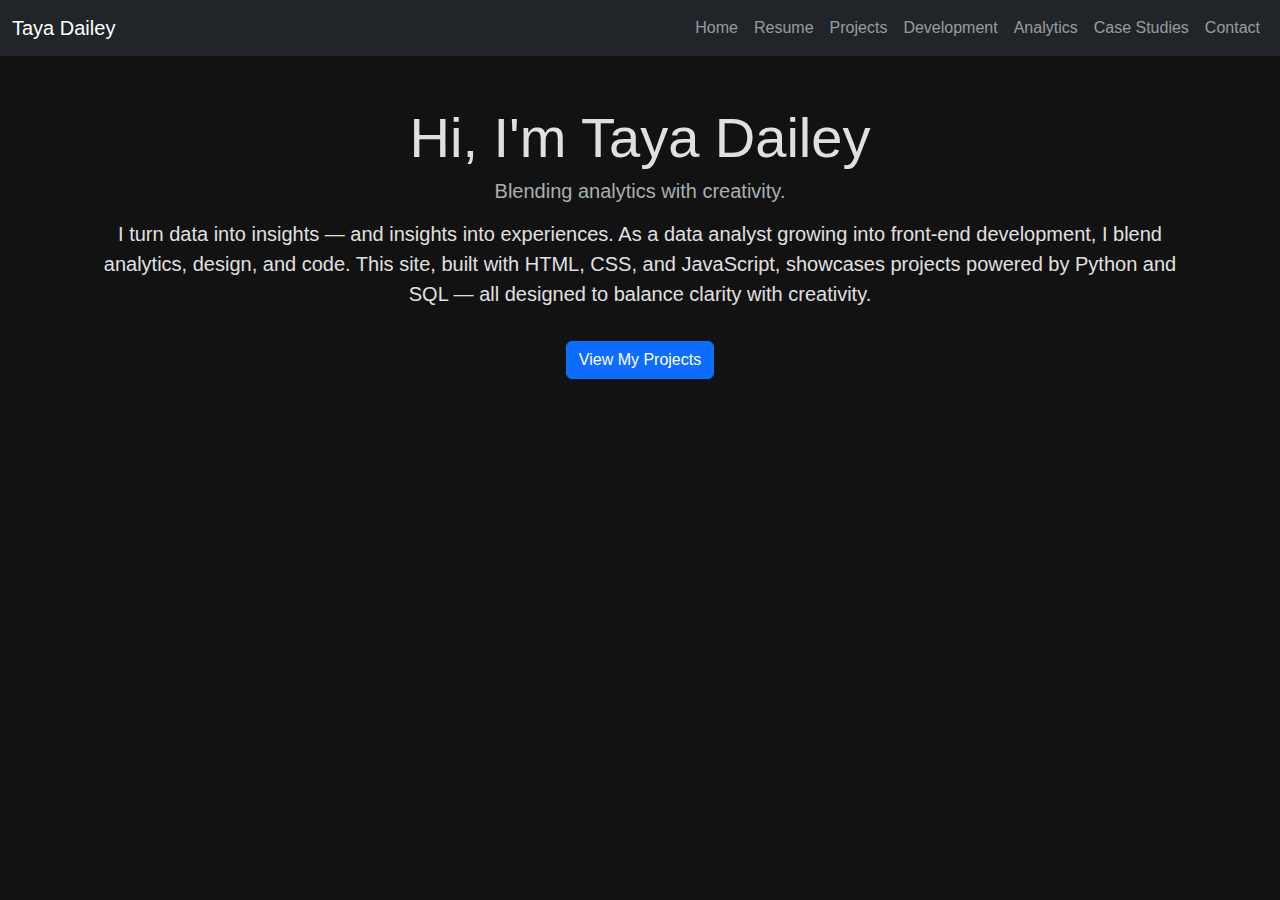
<file: index.html>
<!DOCTYPE html>
<html lang="en" data-bs-theme="dark">
<head>
  <meta charset="UTF-8">
  <meta name="viewport" content="width=device-width, initial-scale=1.0">
  <title>T.Dailey Portfolio</title>
  <link href="https://cdn.jsdelivr.net/npm/bootstrap@5.3.3/dist/css/bootstrap.min.css" rel="stylesheet">
  <link rel="stylesheet" href="css/style.css">
</head>
<body>
<!-- Navbar -->
  <nav class="navbar navbar-expand-lg navbar-dark bg-dark">
    <div class="container-fluid">
      <a class="navbar-brand" href="#">Taya Dailey</a>
      <button class="navbar-toggler" type="button" data-bs-toggle="collapse" data-bs-target="#navbarNav">
        <span class="navbar-toggler-icon"></span>
      </button>
      <div class="collapse navbar-collapse" id="navbarNav">
        <ul class="navbar-nav ms-auto">
          <li class="nav-item"><a class="nav-link" href="index.html">Home</a></li>
          <li class="nav-item"><a class="nav-link" href="resume.html">Resume</a></li>
          <li class="nav-item"><a class="nav-link" href="projects.html">Projects</a></li>
          <li class="nav-item"><a class="nav-link" href="development.html">Development</a></li>
          <li class="nav-item"><a class="nav-link" href="analytics.html">Analytics</a></li>
          <li class="nav-item"><a class="nav-link" href="case_studies.html">Case Studies</a></li>
          <li class="nav-item"><a class="nav-link" href="contact.html">Contact</a></li>
        </ul>
      </div>
    </div>
  </nav>

  <!-- Hero Section -->
  <section class="text-center py-5">
    <div class="container">
      <h1 class="display-4">Hi, I'm Taya Dailey</h1>
      <h2 class="h5 text-muted mb-3">Blending analytics with creativity.</h2>
      <p class="lead">I turn data into insights — and insights into experiences. As a data analyst growing into front-end development, I blend analytics, design, and code. This site, built with HTML, CSS, and JavaScript, showcases projects powered by Python and SQL — all designed to balance clarity with creativity.</p>
      <a href="projects.html" class="btn btn-primary mt-3">View My Projects</a>
    </div>
  </section>

  <script src="https://cdn.jsdelivr.net/npm/bootstrap@5.3.3/dist/js/bootstrap.bundle.min.js"></script>
</body>
</html>
</file>
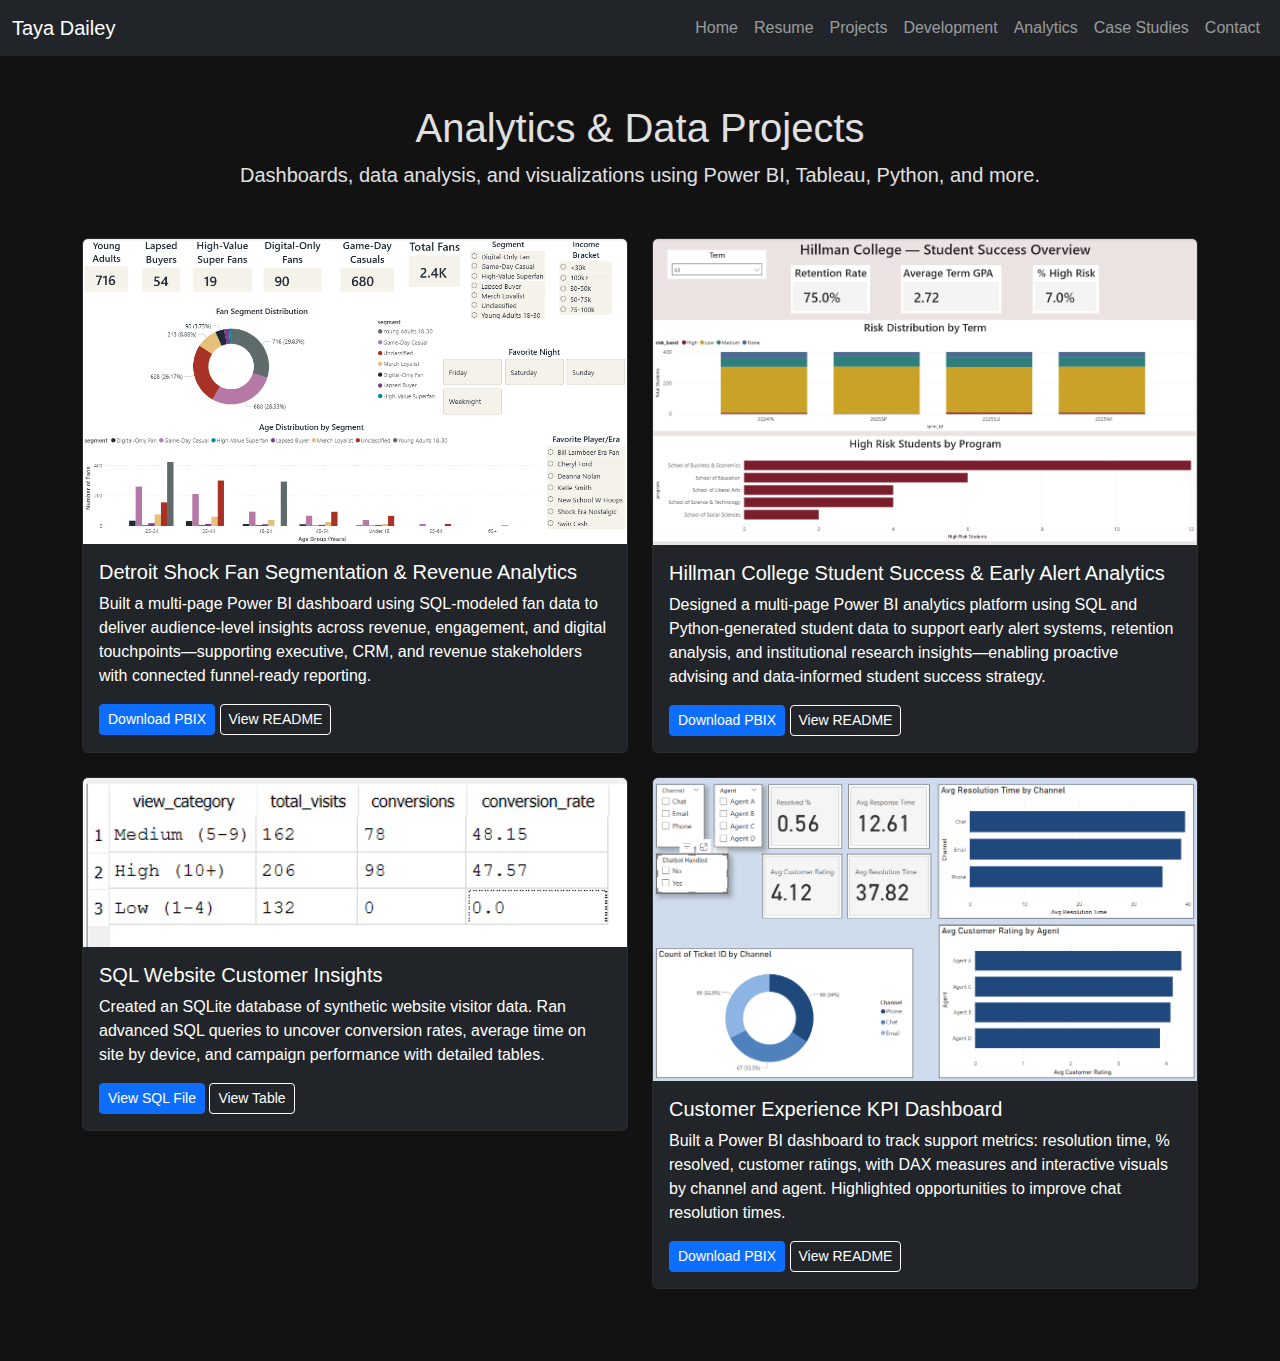
<file: analytics.html>
<!DOCTYPE html>
<html lang="en" data-bs-theme="dark">
<head>
  <meta charset="UTF-8" />
  <meta name="viewport" content="width=device-width, initial-scale=1" />
  <title>Analytic/Data Projects | Taya Dailey</title>

<!-- Google tag (gtag.js) -->
<script async src="https://www.googletagmanager.com/gtag/js?id=G-Q5H3Q46XSD"></script>
<script>
  window.dataLayer = window.dataLayer || [];
  function gtag(){dataLayer.push(arguments);}
  gtag('js', new Date());

  gtag('config', 'G-Q5H3Q46XSD');
</script>
  
  <link href="https://cdn.jsdelivr.net/npm/bootstrap@5.3.3/dist/css/bootstrap.min.css" rel="stylesheet" />
  <link rel="stylesheet" href="css/style.css" />
</head>
<body>
  <!-- Navbar -->
  <nav class="navbar navbar-expand-lg navbar-dark bg-dark">
    <div class="container-fluid">
      <a class="navbar-brand" href="#">Taya Dailey</a>
      <button class="navbar-toggler" type="button" data-bs-toggle="collapse" data-bs-target="#navbarNav">
        <span class="navbar-toggler-icon"></span>
      </button>
      <div class="collapse navbar-collapse" id="navbarNav">
        <ul class="navbar-nav ms-auto">
          <li class="nav-item"><a class="nav-link" href="index.html">Home</a></li>
          <li class="nav-item"><a class="nav-link" href="resume.html">Resume</a></li>
          <li class="nav-item"><a class="nav-link" href="projects.html">Projects</a></li>
          <li class="nav-item"><a class="nav-link" href="development.html">Development</a></li>
          <li class="nav-item"><a class="nav-link" href="analytics.html">Analytics</a></li>
          <li class="nav-item"><a class="nav-link" href="case_studies.html">Case Studies</a></li>
          <li class="nav-item"><a class="nav-link" href="contact.html">Contact</a></li>
        </ul>
      </div>
    </div>
  </nav>

<!-- PAGE HEADER -->
  <header class="container my-5 text-center">
    <h1>Analytics & Data Projects</h1>
    <p class="lead">Dashboards, data analysis, and visualizations using Power BI, Tableau, Python, and more.</p>
  </header>

  <!-- ANALYTICS PROJECTS -->
  <section class="container my-5">
    <div class="row">

      <!-- Churn Prediction Project - Hidden for CRM-focused portfolio version 
      <div class="col-md-6 mb-4">
        <div class="card h-100 bg-dark text-white shadow-sm">
          <img src="Images/churn_roc.png" class="card-img-top" alt="Churn ROC Curve">
          <div class="card-body">
            <h5 class="card-title">Churn Prediction Project</h5>
            <p class="card-text">
              Developed a machine learning model with Python (Pandas, Scikit-learn) to predict telecom customer churn.
              Cleaned 7,000+ records, used Random Forest, achieved AUC 0.81, and identified key drivers with feature importance.
            </p>
            <a href="downloads/churn_prediction.ipynb" class="btn btn-primary btn-sm" target="_blank">View Notebook</a>
            <a href="Images/churn_features.png" class="btn btn-outline-light btn-sm" target="_blank">View Feature Plot</a>
          </div>
        </div>
      </div> -->

       <!-- Detroit Shock Fan Segmentation -->
      <div class="col-md-6 mb-4">
        <div class="card h-100 bg-dark text-white shadow-sm">
          <img src="Images/Fan Segmentation Overview.png" class="card-img-top" alt="Detroit Shock Fan Segmentation">
          <div class="card-body">
            <h5 class="card-title">Detroit Shock Fan Segmentation & Revenue Analytics</h5>
            <p class="card-text">
              Built a multi-page Power BI dashboard using SQL-modeled fan data to deliver audience-level insights across revenue, engagement, 
              and digital touchpoints—supporting executive, CRM, and revenue stakeholders with connected funnel-ready reporting.
            </p>
            <a href="downloads/Detroit Shock Fan Segmentation.pbix" class="btn btn-primary btn-sm" target="_blank">Download PBIX</a>
            <a href="downloads/README-Detroit Shock Fan Segmentation & Revenue Analytics.txt" class="btn btn-outline-light btn-sm" target="_blank">View README</a>
          </div>
        </div>
      </div>

      <!-- Hillman College Student Success & Early Alert Analytics -->
      <div class="col-md-6 mb-4">
        <div class="card h-100 bg-dark text-white shadow-sm">
          <img src="Images/Hillman_Executive_Overview.png" class="card-img-top" alt="Hillman College Student Success Analytics">
          <div class="card-body">
            <h5 class="card-title">Hillman College Student Success & Early Alert Analytics</h5>
            <p class="card-text">
              Designed a multi-page Power BI analytics platform using SQL and Python-generated student data to support early alert systems,
              retention analysis, and institutional research insights—enabling proactive advising and data-informed student success strategy.
            </p>
            <a href="downloads/Hillman_Student_Success.pbix" class="btn btn-primary btn-sm" target="_blank">Download PBIX</a>
            <a href="downloads/README-Hillman Student Success & Early Alert Analytics.txt" class="btn btn-outline-light btn-sm" target="_blank">View README</a>
          </div>
        </div>
      </div>

      <!-- SQL Customer Insights -->
      <div class="col-md-6 mb-4">
        <div class="card h-55 bg-dark text-white shadow-sm">
          <img src="Images/sql_conversion_table.png" class="card-img-top" alt="SQL Conversion Table">
          <div class="card-body">
            <h5 class="card-title">SQL Website Customer Insights</h5>
            <p class="card-text">
              Created an SQLite database of synthetic website visitor data. Ran advanced SQL queries to uncover
              conversion rates, average time on site by device, and campaign performance with detailed tables.
            </p>
            <a href="downloads/website_insights.sql" class="btn btn-primary btn-sm" target="_blank">View SQL File</a>
            <a href="Images/sql_conversion_table.png" class="btn btn-outline-light btn-sm" target="_blank">View Table</a>
          </div>
        </div>
      </div>

      <!-- Customer Experience KPI Dashboard -->
      <div class="col-md-6 mb-4">
        <div class="card h-100 bg-dark text-white shadow-sm">
          <img src="Images/customerKPI.png" class="card-img-top" alt="Customer KPI Dashboard">
          <div class="card-body">
            <h5 class="card-title">Customer Experience KPI Dashboard</h5>
            <p class="card-text">
              Built a Power BI dashboard to track support metrics: resolution time, % resolved, customer ratings,
              with DAX measures and interactive visuals by channel and agent. Highlighted opportunities to improve chat resolution times.
            </p>
            <a href="downloads/Customer Experience KPI Dashboard.pbix" class="btn btn-primary btn-sm" target="_blank">Download PBIX</a>
            <a href="downloads/README - Customer Experience KPI Dashboard.txt" class="btn btn-outline-light btn-sm" target="_blank">View README</a>
          </div>
        </div>
      </div>

    </div>
  </section>

  <script src="https://cdn.jsdelivr.net/npm/bootstrap@5.3.0/dist/js/bootstrap.bundle.min.js"></script>
</body>
</html>


  <script src="https://cdn.jsdelivr.net/npm/bootstrap@5.3.3/dist/js/bootstrap.bundle.min.js"></script>
</body>
</html>
</file>
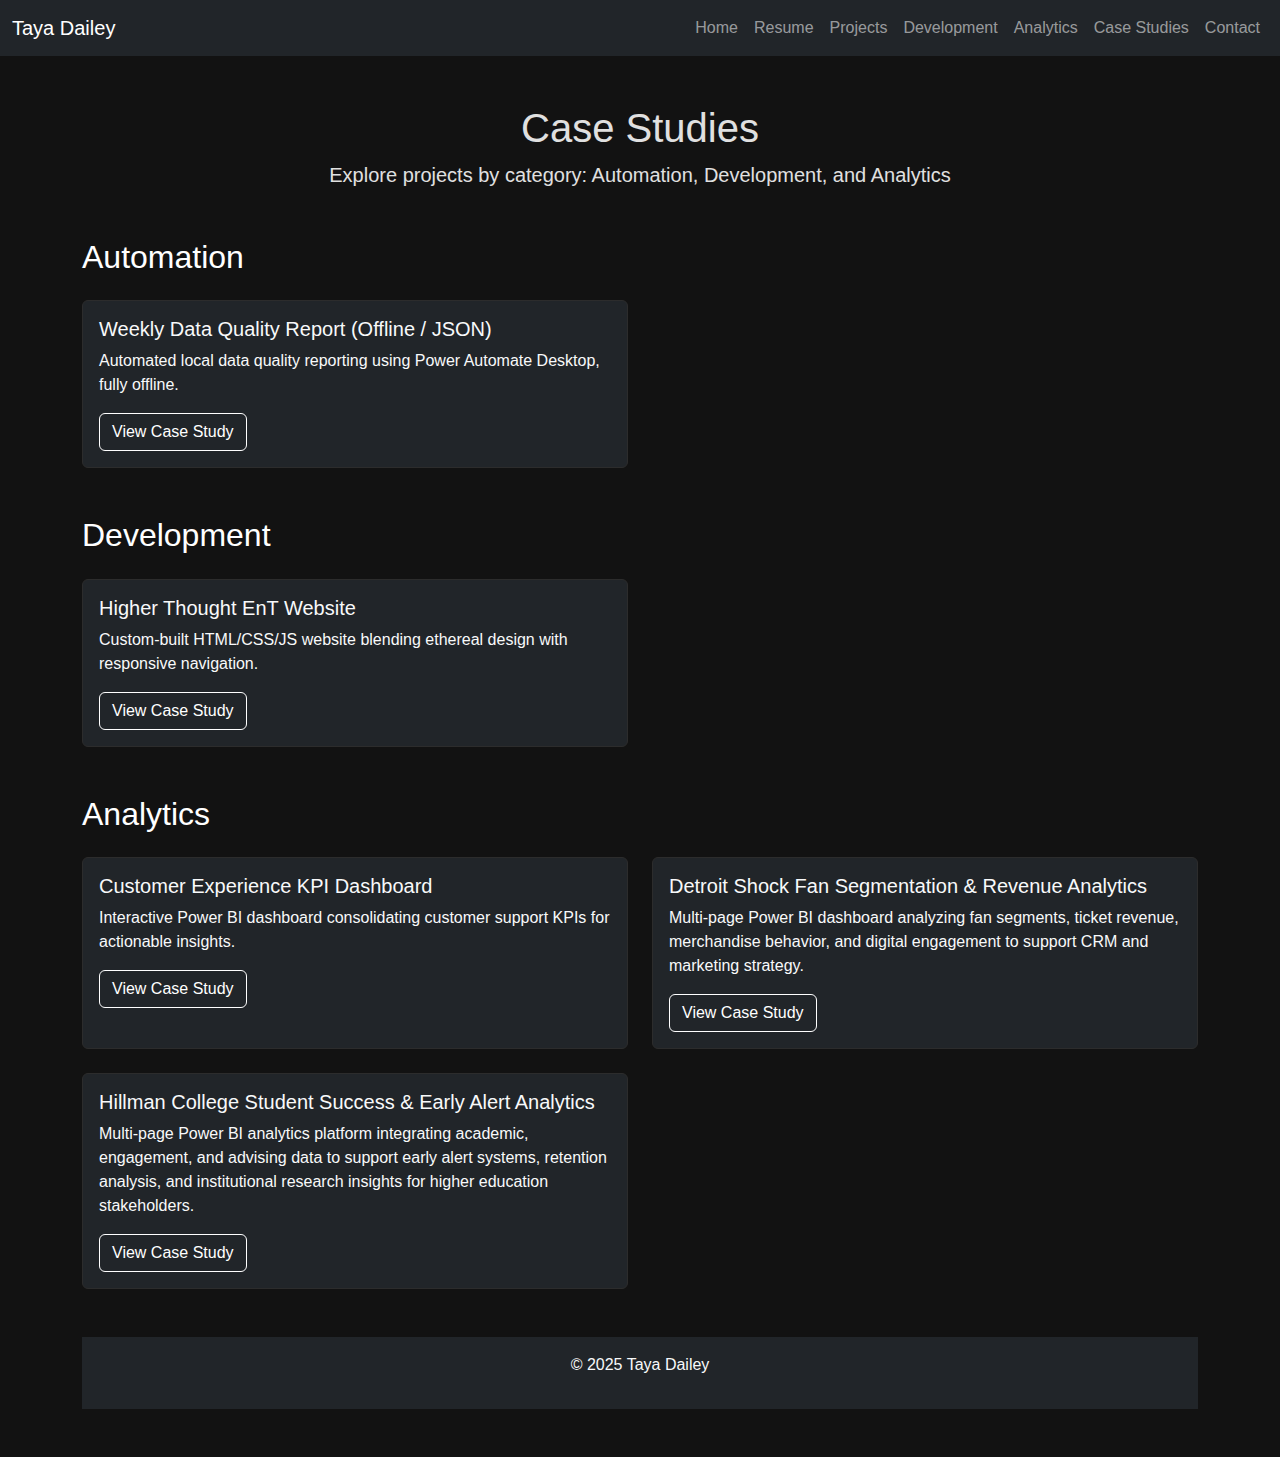
<file: case_studies.html>
<!DOCTYPE html>
<html lang="en" data-bs-theme="dark">
<head>
  <meta charset="UTF-8">
  <meta name="viewport" content="width=device-width, initial-scale=1.0">
  <title>Case Studies | Taya Dailey</title>
  <link href="https://cdn.jsdelivr.net/npm/bootstrap@5.3.3/dist/css/bootstrap.min.css" rel="stylesheet">
  <link rel="stylesheet" href="css/style.css">
</head>
<body>
  <!-- Navbar -->
  <nav class="navbar navbar-expand-lg navbar-dark bg-dark">
    <div class="container-fluid">
      <a class="navbar-brand" href="index.html">Taya Dailey</a>
      <button class="navbar-toggler" type="button" data-bs-toggle="collapse" data-bs-target="#navbarNav">
        <span class="navbar-toggler-icon"></span>
      </button>
      <div class="collapse navbar-collapse" id="navbarNav">
        <ul class="navbar-nav ms-auto">
          <li class="nav-item"><a class="nav-link" href="index.html">Home</a></li>
          <li class="nav-item"><a class="nav-link" href="resume.html">Resume</a></li>
          <li class="nav-item"><a class="nav-link" href="projects.html">Projects</a></li>
          <li class="nav-item"><a class="nav-link" href="development.html">Development</a></li>
          <li class="nav-item"><a class="nav-link" href="analytics.html">Analytics</a></li>
          <li class="nav-item"><a class="nav-link" href="case_studies.html">Case Studies</a></li>
          <li class="nav-item"><a class="nav-link" href="contact.html">Contact</a></li>
        </ul>
      </div>
    </div>
  </nav>

  <!-- MAIN CONTENT -->
  <main class="container my-5">
    <header class="mb-5 text-center">
      <h1>Case Studies</h1>
      <p class="lead">Explore projects by category: Automation, Development, and Analytics</p>
    </header>

    <!-- Automation Section -->
    <section id="automation" class="mb-5">
      <h2 class="mb-4">Automation</h2>
      <div class="row g-4">
        <div class="col-md-6">
          <div class="card bg-dark text-light h-100">
            <div class="card-body">
              <h5 class="card-title">Weekly Data Quality Report (Offline / JSON)</h5>
              <p class="card-text">Automated local data quality reporting using Power Automate Desktop, fully offline.</p>
              <a href="data_quality_report.html" class="btn btn-outline-light">View Case Study</a>
            </div>
          </div>
        </div>
        <!-- Add more automation projects here -->
      </div>
    </section>

    <!-- Development Section -->
    <section id="development" class="mb-5">
      <h2 class="mb-4">Development</h2>
      <div class="row g-4">
        <div class="col-md-6">
          <div class="card bg-dark text-light h-100">
            <div class="card-body">
              <h5 class="card-title">Higher Thought EnT Website</h5>
              <p class="card-text">Custom-built HTML/CSS/JS website blending ethereal design with responsive navigation.</p>
              <a href="higher_thought_ent.html" class="btn btn-outline-light">View Case Study</a>
            </div>
          </div>
        </div>
        <!-- Add more development projects here -->
      </div>
    </section>

    <!-- Analytics Section -->
<section id="analytics" class="mb-5">
  <h2 class="mb-4">Analytics</h2>
  <div class="row g-4">
    <!-- Project 1 -->
    <div class="col-md-6">
      <div class="card bg-dark text-light h-100">
        <div class="card-body">
          <h5 class="card-title">Customer Experience KPI Dashboard</h5>
          <p class="card-text">
            Interactive Power BI dashboard consolidating customer support KPIs for actionable insights.
          </p>
          <a href="customer_experience_dashboard.html" class="btn btn-outline-light">
            View Case Study
          </a>
        </div>
      </div>
    </div>

    <!-- Project 2 -->
    <div class="col-md-6">
      <div class="card bg-dark text-light h-100">
        <div class="card-body">
          <h5 class="card-title">Detroit Shock Fan Segmentation & Revenue Analytics</h5>
          <p class="card-text">
            Multi-page Power BI dashboard analyzing fan segments, ticket revenue,
            merchandise behavior, and digital engagement to support CRM and marketing strategy.
          </p>
          <a href="Detroit Shock Fan Segmentation.html" class="btn btn-outline-light">
            View Case Study
          </a>
        </div>
      </div>
    </div>

     <!-- Project 3 -->
    <div class="col-md-6">
      <div class="card bg-dark text-light h-100">
        <div class="card-body">
          <h5 class="card-title">Hillman College Student Success & Early Alert Analytics</h5>
          <p class="card-text">
            Multi-page Power BI analytics platform integrating academic, engagement, and advising data to support early alert systems,
            retention analysis, and institutional research insights for higher education stakeholders.
          </p>
          <a href="Hillman College Student Success & Early Alert Analytics.html" class="btn btn-outline-light">
            View Case Study
          </a>
        </div>
      </div>
    </div>
    
    <!-- Add more analytics projects here -->

  </div>
</section>

  <!-- Footer -->
  <footer class="bg-dark text-light text-center py-3 mt-5">
    <p>© 2025 Taya Dailey</p>
  </footer>

  <!-- Bootstrap JS -->
  <script src="https://cdn.jsdelivr.net/npm/bootstrap@5.3.3/dist/js/bootstrap.bundle.min.js"></script>
</body>
</html>
</file>
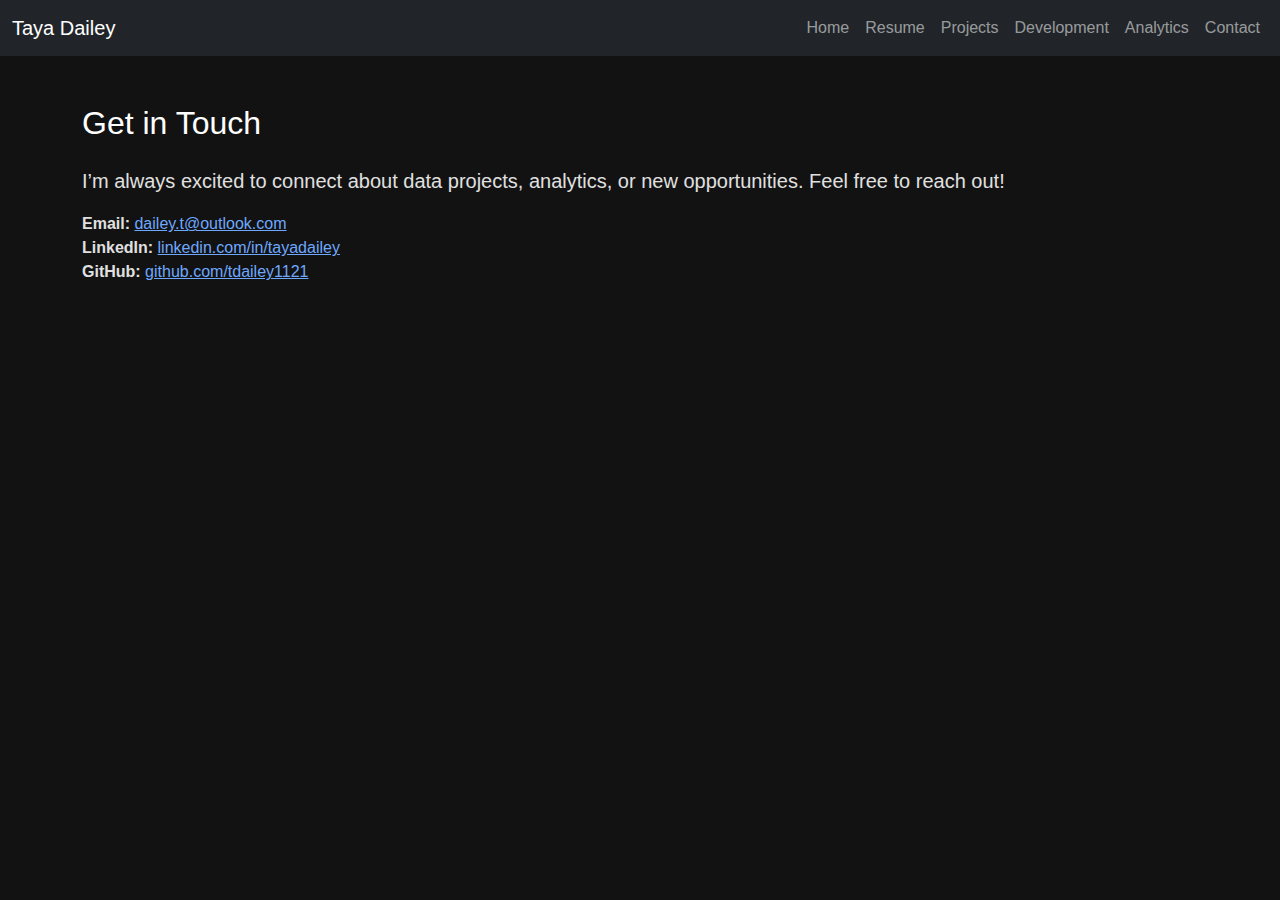
<file: contact.html>
<!DOCTYPE html>
<html lang="en" data-bs-theme="dark">
<head>
  <meta charset="UTF-8" />
  <meta name="viewport" content="width=device-width, initial-scale=1.0" />
  <title>Contact | Taya Dailey</title>
  <link href="https://cdn.jsdelivr.net/npm/bootstrap@5.3.3/dist/css/bootstrap.min.css" rel="stylesheet" />
  <link rel="stylesheet" href="css/style.css" />
</head>
<body>
<!-- Navbar -->
  <nav class="navbar navbar-expand-lg navbar-dark bg-dark">
    <div class="container-fluid">
      <a class="navbar-brand" href="#">Taya Dailey</a>
      <button class="navbar-toggler" type="button" data-bs-toggle="collapse" data-bs-target="#navbarNav">
        <span class="navbar-toggler-icon"></span>
      </button>
      <div class="collapse navbar-collapse" id="navbarNav">
        <ul class="navbar-nav ms-auto">
          <li class="nav-item"><a class="nav-link" href="index.html">Home</a></li>
          <li class="nav-item"><a class="nav-link" href="resume.html">Resume</a></li>
          <li class="nav-item"><a class="nav-link" href="projects.html">Projects</a></li>
          <li class="nav-item"><a class="nav-link" href="development.html">Development</a></li>
          <li class="nav-item"><a class="nav-link" href="analytics.html">Analytics</a></li>
          <li class="nav-item"><a class="nav-link" href="contact.html">Contact</a></li>
        </ul>
      </div>
    </div>
  </nav>

  <!-- Contact Section -->
  <section class="container py-5">
    <h2 class="mb-4">Get in Touch</h2>
    <p class="lead">I’m always excited to connect about data projects, analytics, or new opportunities. Feel free to reach out!</p>
    <ul class="list-unstyled">
      <li><strong>Email:</strong> <a href="mailto:dailey.t@outlook.com" class="text-decoration-underline">dailey.t@outlook.com</a></li>
      <li><strong>LinkedIn:</strong> <a href="https://linkedin.com/in/tayadailey" class="text-decoration-underline" target="_blank">linkedin.com/in/tayadailey</a></li>
      <li><strong>GitHub:</strong> <a href="https://github.com/tdailey1121" class="text-decoration-underline" target="_blank">github.com/tdailey1121</a></li>
    </ul>
  </section>

  <script src="https://cdn.jsdelivr.net/npm/bootstrap@5.3.3/dist/js/bootstrap.bundle.min.js"></script>
</body>
</html>
</file>
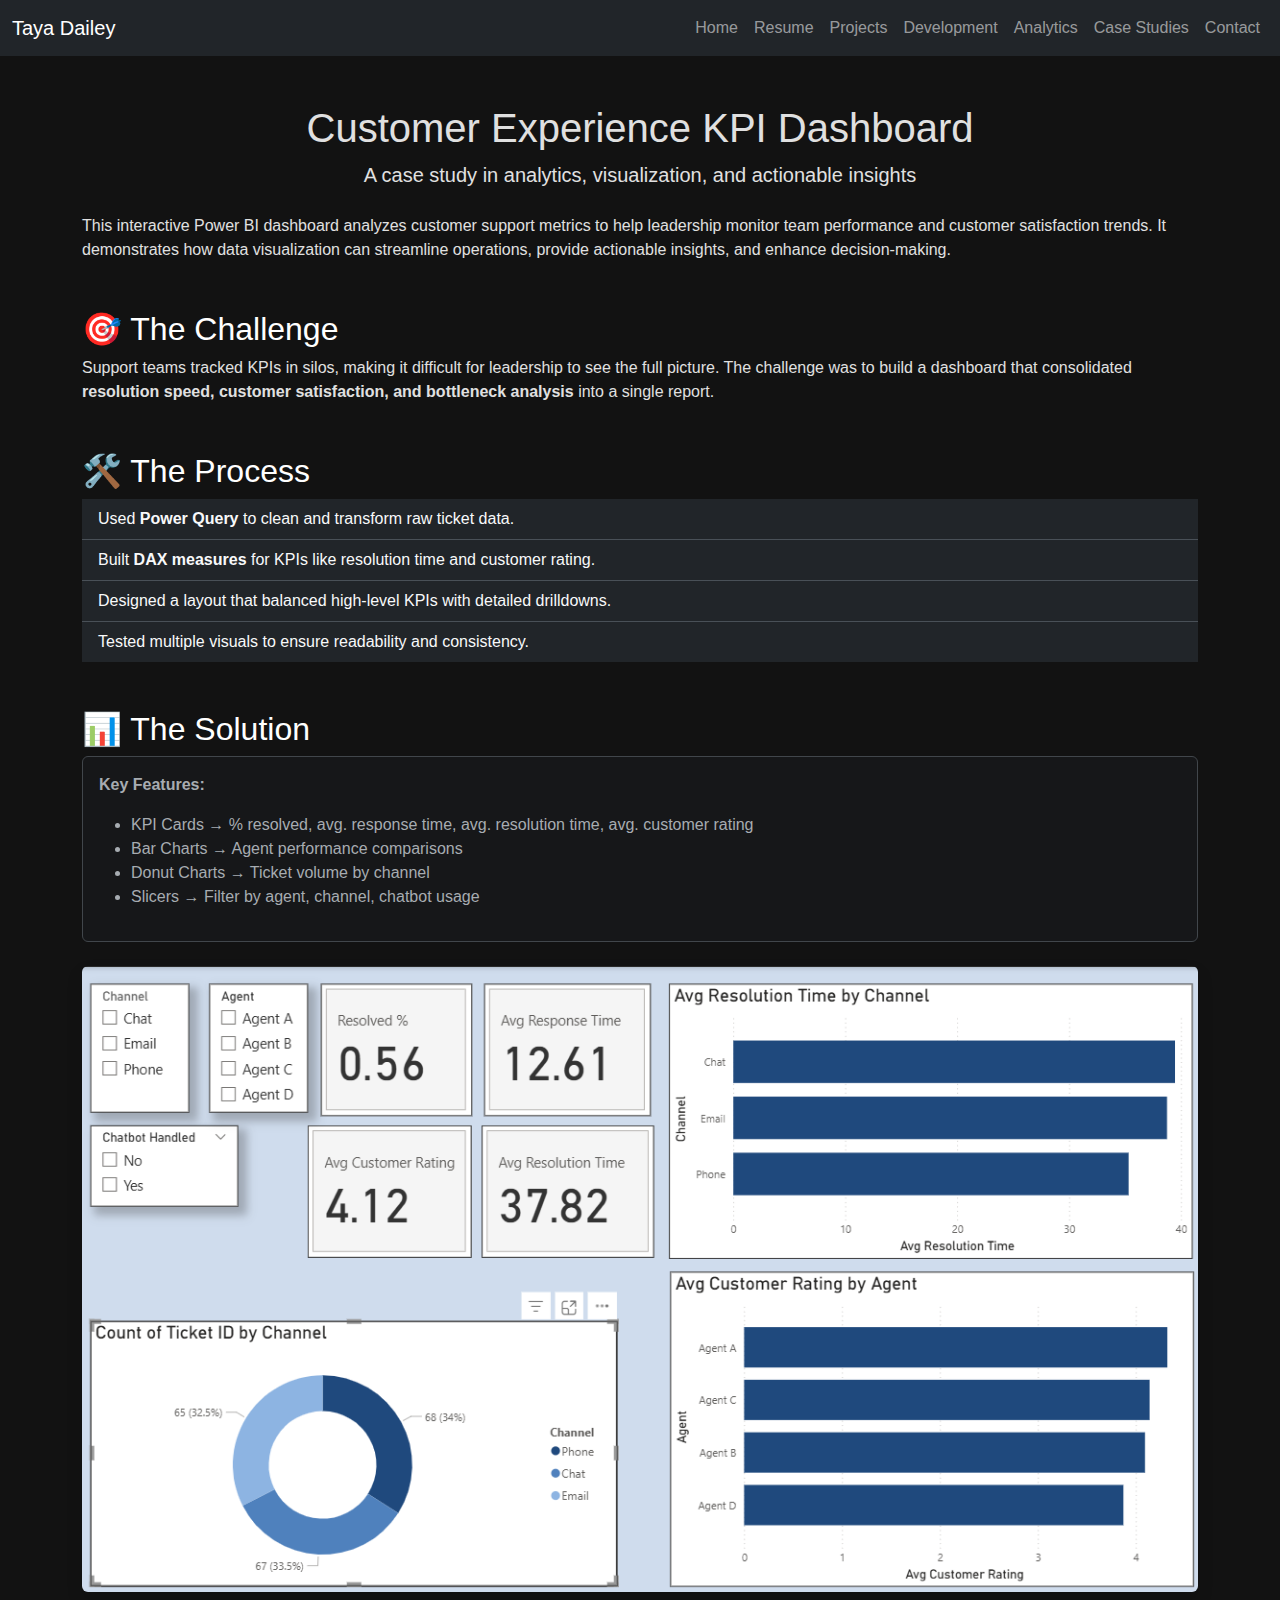
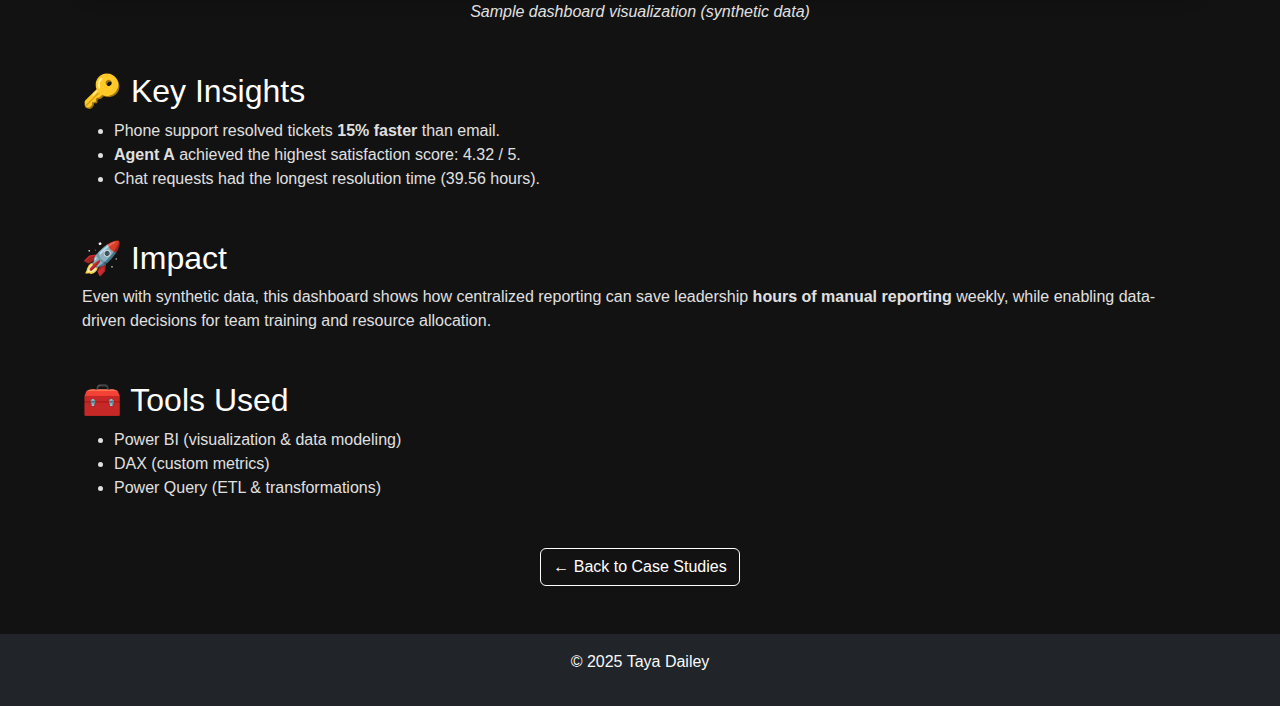
<file: customer_experience_dashboard.html>
<!DOCTYPE html>
<html lang="en" data-bs-theme="dark">
<head>
  <meta charset="UTF-8">
  <meta name="viewport" content="width=device-width, initial-scale=1.0">
  <title>Customer Experience KPI Dashboard | Taya Dailey</title>
  <link href="https://cdn.jsdelivr.net/npm/bootstrap@5.3.3/dist/css/bootstrap.min.css" rel="stylesheet">
  <link rel="stylesheet" href="css/style.css">
</head>
<body>
  <!-- Navbar -->
  <nav class="navbar navbar-expand-lg navbar-dark bg-dark">
    <div class="container-fluid">
      <a class="navbar-brand" href="index.html">Taya Dailey</a>
      <button class="navbar-toggler" type="button" data-bs-toggle="collapse" data-bs-target="#navbarNav">
        <span class="navbar-toggler-icon"></span>
      </button>
      <div class="collapse navbar-collapse" id="navbarNav">
        <ul class="navbar-nav ms-auto">
          <li class="nav-item"><a class="nav-link" href="index.html">Home</a></li>
          <li class="nav-item"><a class="nav-link" href="resume.html">Resume</a></li>
          <li class="nav-item"><a class="nav-link" href="projects.html">Projects</a></li>
          <li class="nav-item"><a class="nav-link" href="development.html">Development</a></li>
          <li class="nav-item"><a class="nav-link" href="analytics.html">Analytics</a></li>
          <li class="nav-item"><a class="nav-link" href="case_studies.html">Case Studies</a></li>
          <li class="nav-item"><a class="nav-link" href="contact.html">Contact</a></li>
        </ul>
      </div>
    </div>
  </nav>

  <!-- MAIN CONTENT -->
  <main class="container my-5">
    <!-- Case Study -->
    <article class="mb-5">
      <header class="mb-4 text-center">
        <h1>Customer Experience KPI Dashboard</h1>
        <p class="lead">A case study in analytics, visualization, and actionable insights</p>
      </header>

      <section class="mb-5">
        <p>
          This interactive Power BI dashboard analyzes customer support metrics to help leadership
          monitor team performance and customer satisfaction trends. It demonstrates how data visualization
          can streamline operations, provide actionable insights, and enhance decision-making.
        </p>
      </section>

      <section class="mb-5">
        <h2>🎯 The Challenge</h2>
        <p>
          Support teams tracked KPIs in silos, making it difficult for leadership to see the full picture.
          The challenge was to build a dashboard that consolidated <strong>resolution speed, customer satisfaction,
          and bottleneck analysis</strong> into a single report.
        </p>
      </section>

      <section class="mb-5">
        <h2>🛠️ The Process</h2>
        <ul class="list-group list-group-flush">
          <li class="list-group-item bg-dark text-light">Used <strong>Power Query</strong> to clean and transform raw ticket data.</li>
          <li class="list-group-item bg-dark text-light">Built <strong>DAX measures</strong> for KPIs like resolution time and customer rating.</li>
          <li class="list-group-item bg-dark text-light">Designed a layout that balanced high-level KPIs with detailed drilldowns.</li>
          <li class="list-group-item bg-dark text-light">Tested multiple visuals to ensure readability and consistency.</li>
        </ul>
      </section>

      <section class="mb-5">
        <h2>📊 The Solution</h2>
        <div class="alert alert-secondary p-3 rounded">
          <p><strong>Key Features:</strong></p>
          <ul>
            <li>KPI Cards → % resolved, avg. response time, avg. resolution time, avg. customer rating</li>
            <li>Bar Charts → Agent performance comparisons</li>
            <li>Donut Charts → Ticket volume by channel</li>
            <li>Slicers → Filter by agent, channel, chatbot usage</li>
          </ul>
        </div>

        <div class="text-center my-4">
          <img src="Images/dashboard-sample.png" alt="Dashboard Screenshot" class="img-fluid rounded shadow">
          <p class="mt-2"><em>Sample dashboard visualization (synthetic data)</em></p>
        </div>
      </section>

      <section class="mb-5">
        <h2>🔑 Key Insights</h2>
        <ul>
          <li>Phone support resolved tickets <strong>15% faster</strong> than email.</li>
          <li><strong>Agent A</strong> achieved the highest satisfaction score: 4.32 / 5.</li>
          <li>Chat requests had the longest resolution time (39.56 hours).</li>
        </ul>
      </section>

      <section class="mb-5">
        <h2>🚀 Impact</h2>
        <p>
          Even with synthetic data, this dashboard shows how centralized reporting can save leadership
          <strong>hours of manual reporting</strong> weekly, while enabling data-driven decisions
          for team training and resource allocation.
        </p>
      </section>

      <section class="mb-5">
        <h2>🧰 Tools Used</h2>
        <ul>
          <li>Power BI (visualization & data modeling)</li>
          <li>DAX (custom metrics)</li>
          <li>Power Query (ETL & transformations)</li>
        </ul>
      </section>

      <p class="text-center">
        <a href="case_studies.html" class="btn btn-outline-light">← Back to Case Studies</a>
      </p>
    </article>
  </main>

  <!-- Footer -->
  <footer class="bg-dark text-light text-center py-3 mt-5">
    <p>© 2025 Taya Dailey</p>
  </footer>

  <script src="https://cdn.jsdelivr.net/npm/bootstrap@5.3.3/dist/js/bootstrap.bundle.min.js"></script>
</body>
</html>
</file>
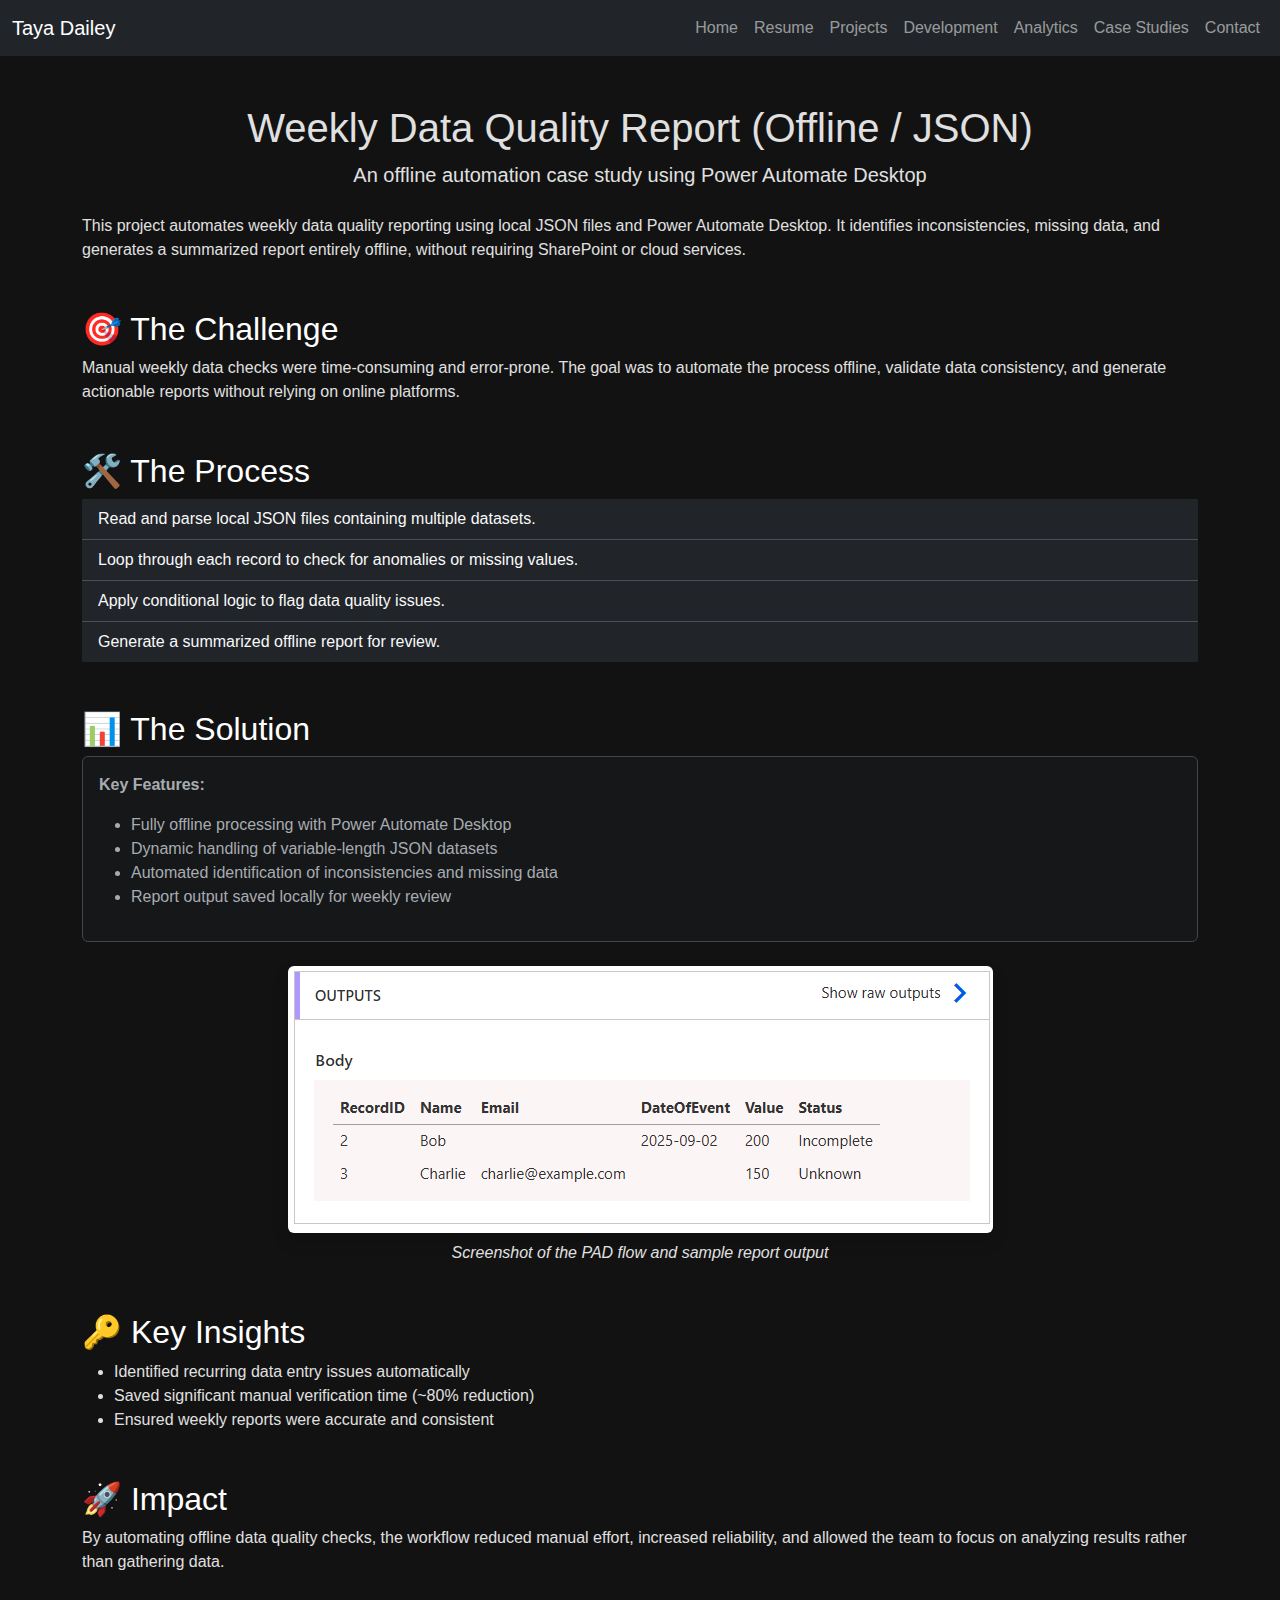
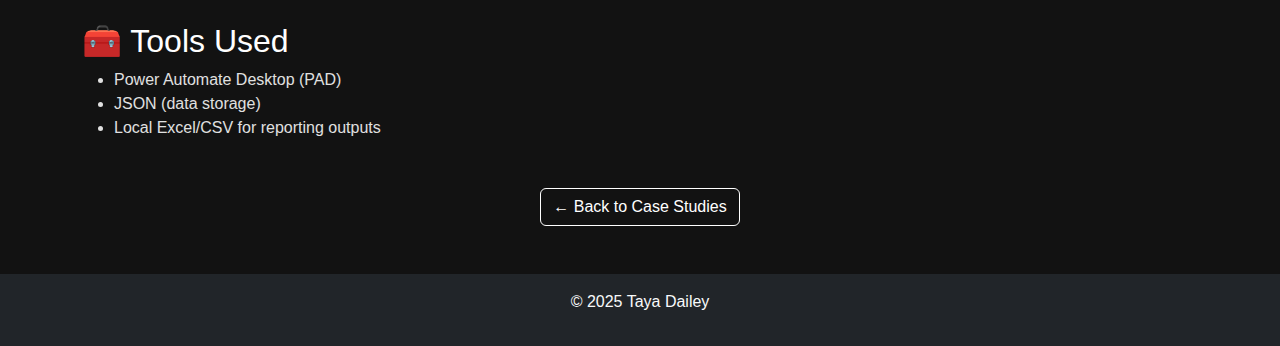
<file: data_quality_report.html>
<!DOCTYPE html>
<html lang="en" data-bs-theme="dark">
<head>
  <meta charset="UTF-8">
  <meta name="viewport" content="width=device-width, initial-scale=1.0">
  <title>Weekly Data Quality Report | Taya Dailey</title>
  <link href="https://cdn.jsdelivr.net/npm/bootstrap@5.3.3/dist/css/bootstrap.min.css" rel="stylesheet">
  <link rel="stylesheet" href="css/style.css">
</head>
<body>
  <!-- Navbar -->
  <nav class="navbar navbar-expand-lg navbar-dark bg-dark">
    <div class="container-fluid">
      <a class="navbar-brand" href="index.html">Taya Dailey</a>
      <button class="navbar-toggler" type="button" data-bs-toggle="collapse" data-bs-target="#navbarNav">
        <span class="navbar-toggler-icon"></span>
      </button>
      <div class="collapse navbar-collapse" id="navbarNav">
        <ul class="navbar-nav ms-auto">
          <li class="nav-item"><a class="nav-link" href="index.html">Home</a></li>
          <li class="nav-item"><a class="nav-link" href="resume.html">Resume</a></li>
          <li class="nav-item"><a class="nav-link" href="projects.html">Projects</a></li>
          <li class="nav-item"><a class="nav-link" href="development.html">Development</a></li>
          <li class="nav-item"><a class="nav-link" href="analytics.html">Analytics</a></li>
          <li class="nav-item"><a class="nav-link" href="case_studies.html">Case Studies</a></li>
          <li class="nav-item"><a class="nav-link" href="contact.html">Contact</a></li>
        </ul>
      </div>
    </div>
  </nav>

  <!-- MAIN CONTENT -->
  <main class="container my-5">
    <!-- Case Study -->
    <article class="mb-5">
      <header class="mb-4 text-center">
        <h1>Weekly Data Quality Report (Offline / JSON)</h1>
        <p class="lead">An offline automation case study using Power Automate Desktop</p>
      </header>

      <section class="mb-5">
        <p>
          This project automates weekly data quality reporting using local JSON files and Power Automate Desktop.
          It identifies inconsistencies, missing data, and generates a summarized report entirely offline,
          without requiring SharePoint or cloud services.
        </p>
      </section>

      <section class="mb-5">
        <h2>🎯 The Challenge</h2>
        <p>
          Manual weekly data checks were time-consuming and error-prone. The goal was to automate
          the process offline, validate data consistency, and generate actionable reports without
          relying on online platforms.
        </p>
      </section>

      <section class="mb-5">
        <h2>🛠️ The Process</h2>
        <ul class="list-group list-group-flush">
          <li class="list-group-item bg-dark text-light">Read and parse local JSON files containing multiple datasets.</li>
          <li class="list-group-item bg-dark text-light">Loop through each record to check for anomalies or missing values.</li>
          <li class="list-group-item bg-dark text-light">Apply conditional logic to flag data quality issues.</li>
          <li class="list-group-item bg-dark text-light">Generate a summarized offline report for review.</li>
        </ul>
      </section>

      <section class="mb-5">
        <h2>📊 The Solution</h2>
        <div class="alert alert-secondary p-3 rounded">
          <p><strong>Key Features:</strong></p>
          <ul>
            <li>Fully offline processing with Power Automate Desktop</li>
            <li>Dynamic handling of variable-length JSON datasets</li>
            <li>Automated identification of inconsistencies and missing data</li>
            <li>Report output saved locally for weekly review</li>
          </ul>
        </div>

        <div class="text-center my-4">
          <img src="Images/data_quality_report.png" alt="Data Quality Flow Screenshot" class="img-fluid rounded shadow">
          <p class="mt-2"><em>Screenshot of the PAD flow and sample report output</em></p>
        </div>
      </section>

      <section class="mb-5">
        <h2>🔑 Key Insights</h2>
        <ul>
          <li>Identified recurring data entry issues automatically</li>
          <li>Saved significant manual verification time (~80% reduction)</li>
          <li>Ensured weekly reports were accurate and consistent</li>
        </ul>
      </section>

      <section class="mb-5">
        <h2>🚀 Impact</h2>
        <p>
          By automating offline data quality checks, the workflow reduced manual effort, increased reliability,
          and allowed the team to focus on analyzing results rather than gathering data.
        </p>
      </section>

      <section class="mb-5">
        <h2>🧰 Tools Used</h2>
        <ul>
          <li>Power Automate Desktop (PAD)</li>
          <li>JSON (data storage)</li>
          <li>Local Excel/CSV for reporting outputs</li>
        </ul>
      </section>

      <p class="text-center">
        <a href="case_studies.html" class="btn btn-outline-light">← Back to Case Studies</a>
      </p>
    </article>
  </main>

  <!-- Footer -->
  <footer class="bg-dark text-light text-center py-3 mt-5">
    <p>© 2025 Taya Dailey</p>
  </footer>

  <!-- Bootstrap JS -->
  <script src="https://cdn.jsdelivr.net/npm/bootstrap@5.3.3/dist/js/bootstrap.bundle.min.js"></script>
</body>
</html>
</file>
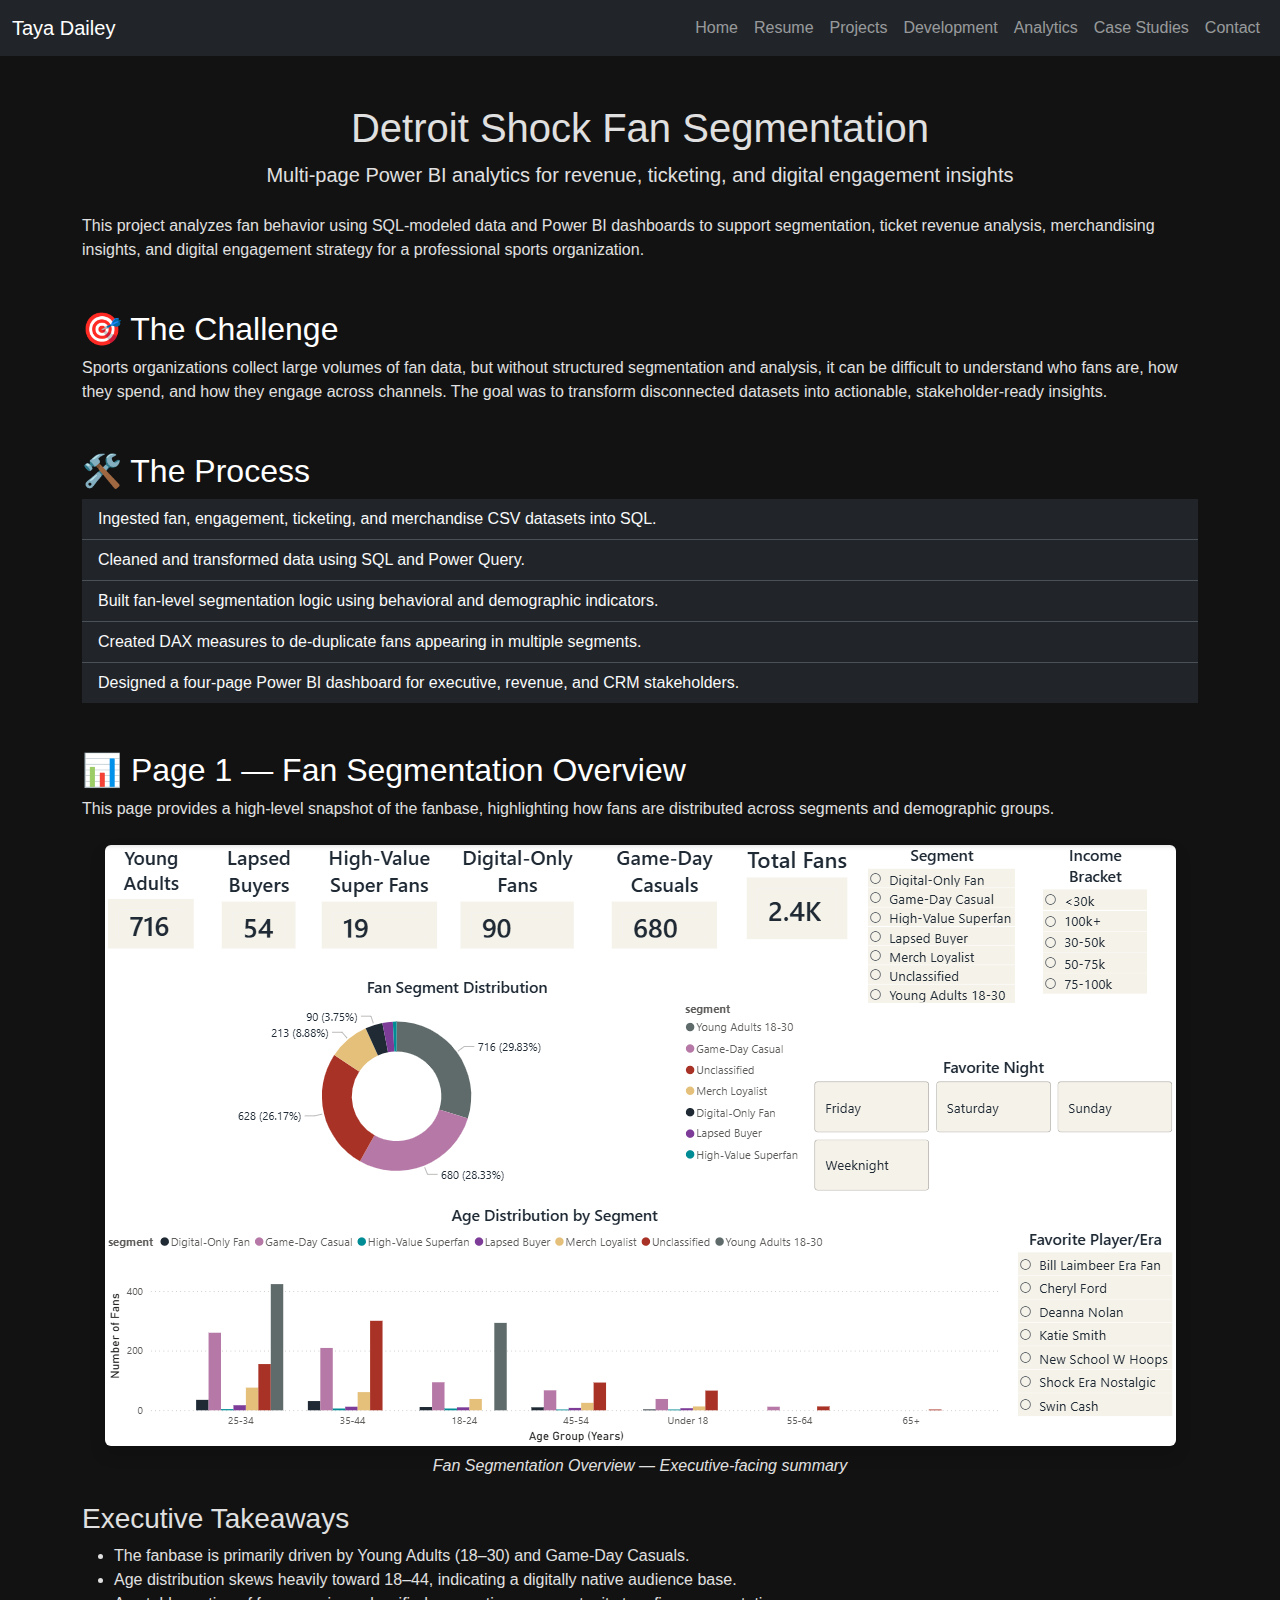
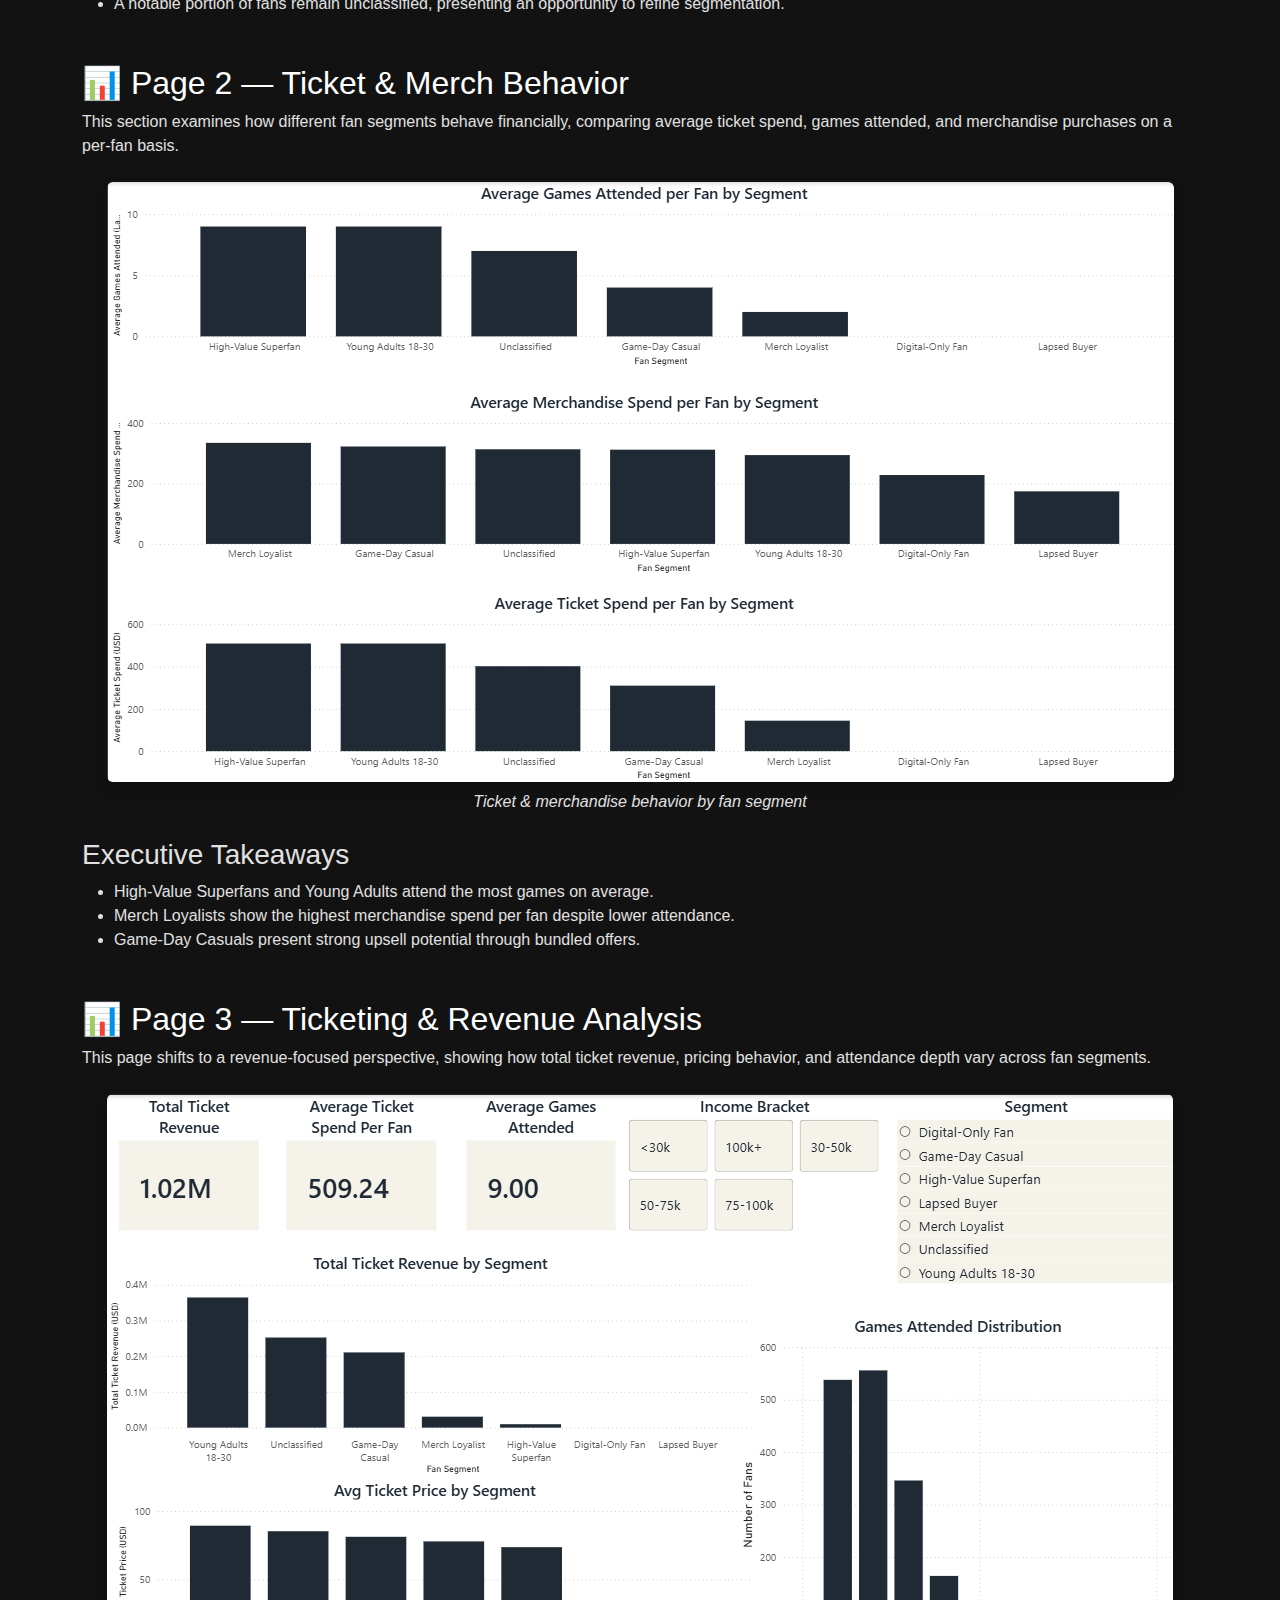
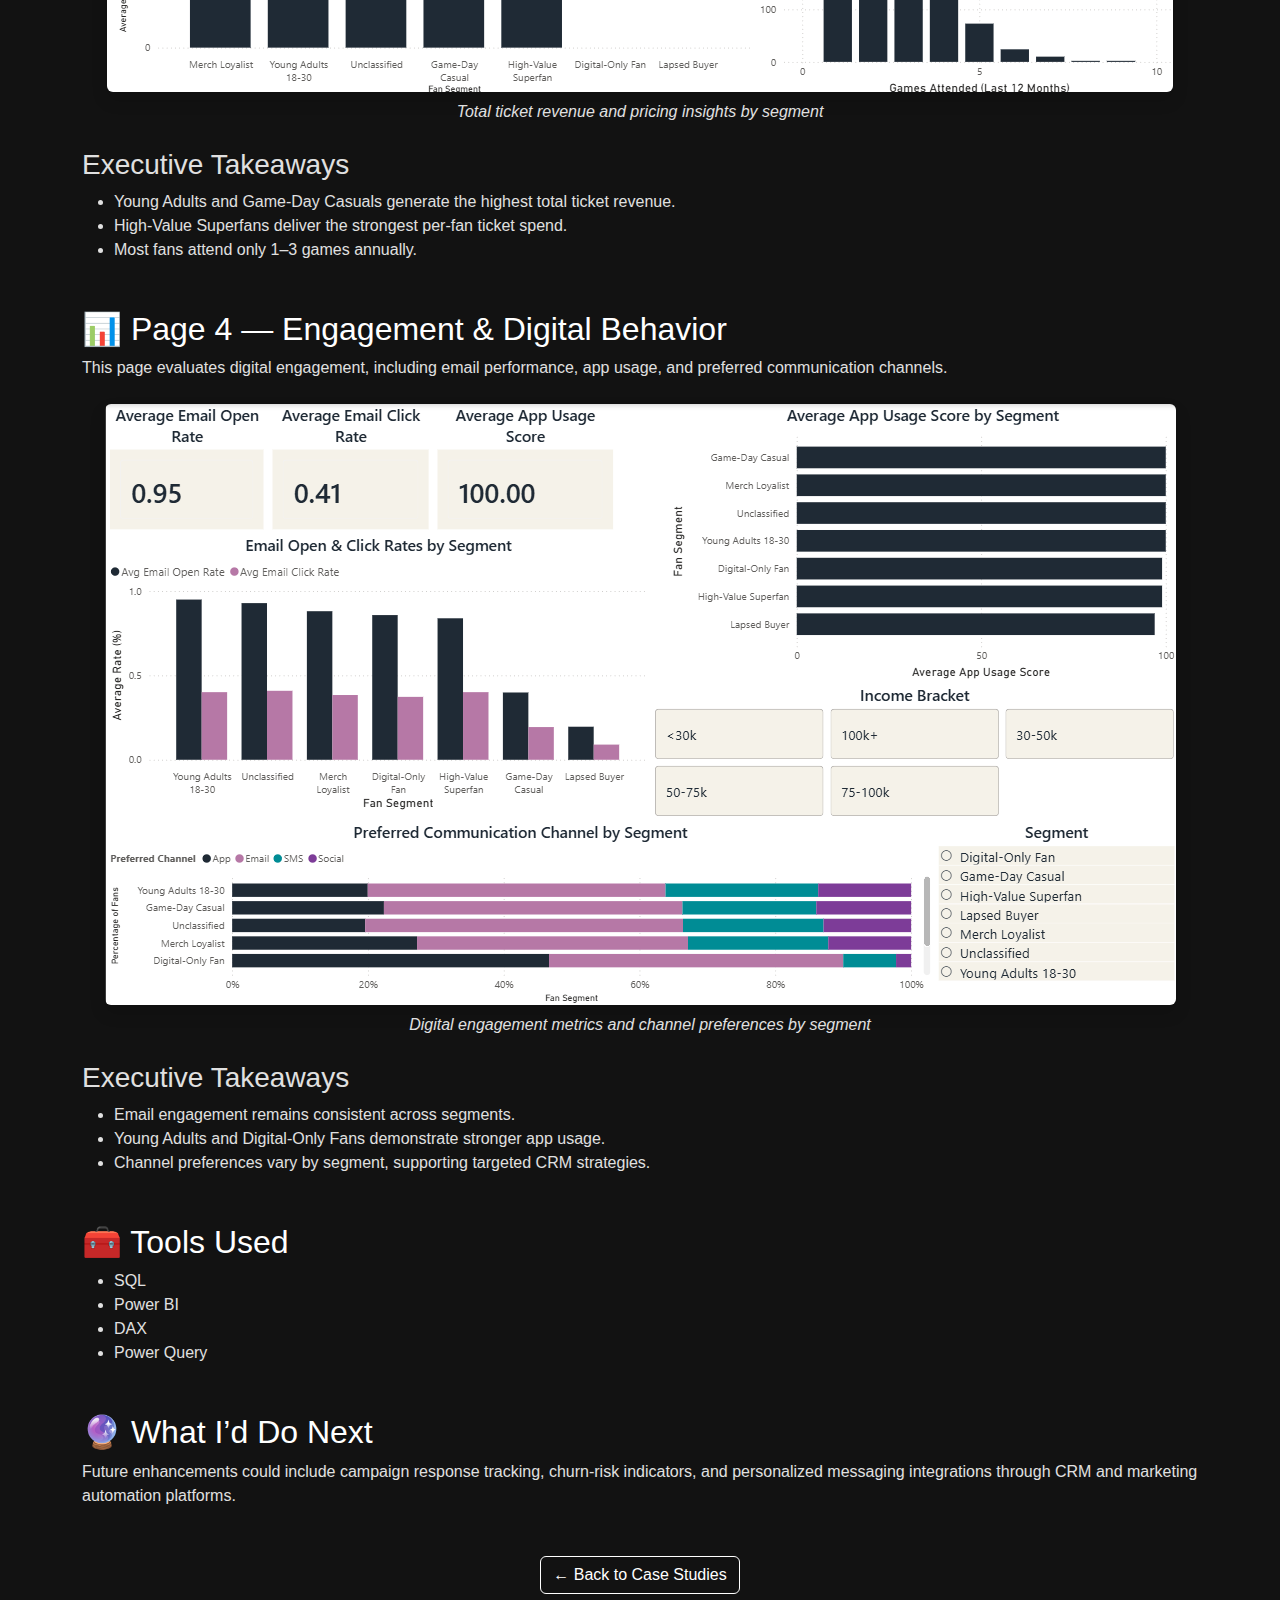
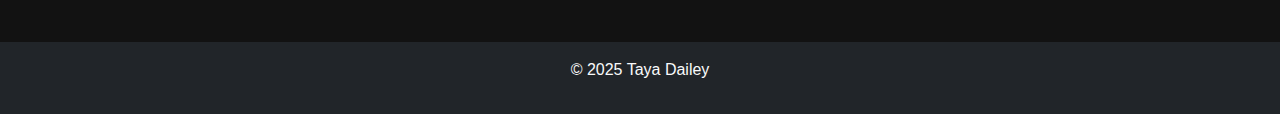
<file: Detroit Shock Fan Segmentation.html>
<!DOCTYPE html>
<html lang="en" data-bs-theme="dark">
<head>
  <meta charset="UTF-8">
  <meta name="viewport" content="width=device-width, initial-scale=1.0">
  <title>Detroit Shock Fan Segmentation & Revenue Analytics | Taya Dailey</title>
  <link href="https://cdn.jsdelivr.net/npm/bootstrap@5.3.3/dist/css/bootstrap.min.css" rel="stylesheet">
  <link rel="stylesheet" href="css/style.css">
</head>
<body>

  <!-- Navbar -->
  <nav class="navbar navbar-expand-lg navbar-dark bg-dark">
    <div class="container-fluid">
      <a class="navbar-brand" href="index.html">Taya Dailey</a>
      <button class="navbar-toggler" type="button" data-bs-toggle="collapse" data-bs-target="#navbarNav">
        <span class="navbar-toggler-icon"></span>
      </button>
      <div class="collapse navbar-collapse" id="navbarNav">
        <ul class="navbar-nav ms-auto">
          <li class="nav-item"><a class="nav-link" href="index.html">Home</a></li>
          <li class="nav-item"><a class="nav-link" href="resume.html">Resume</a></li>
          <li class="nav-item"><a class="nav-link" href="projects.html">Projects</a></li>
          <li class="nav-item"><a class="nav-link" href="development.html">Development</a></li>
          <li class="nav-item"><a class="nav-link" href="analytics.html">Analytics</a></li>
          <li class="nav-item"><a class="nav-link" href="case_studies.html">Case Studies</a></li>
          <li class="nav-item"><a class="nav-link" href="contact.html">Contact</a></li>
        </ul>
      </div>
    </div>
  </nav>

  <!-- MAIN CONTENT -->
  <main class="container my-5">
    <article class="mb-5">

      <header class="mb-4 text-center">
        <h1>Detroit Shock Fan Segmentation</h1>
        <p class="lead">
          Multi-page Power BI analytics for revenue, ticketing, and digital engagement insights
        </p>
      </header>

      <!-- Intro -->
      <section class="mb-5">
        <p>
          This project analyzes fan behavior using SQL-modeled data and Power BI dashboards to support
          segmentation, ticket revenue analysis, merchandising insights, and digital engagement strategy
          for a professional sports organization.
        </p>
      </section>

      <!-- Challenge -->
      <section class="mb-5">
        <h2>🎯 The Challenge</h2>
        <p>
          Sports organizations collect large volumes of fan data, but without structured segmentation
          and analysis, it can be difficult to understand who fans are, how they spend, and how they
          engage across channels. The goal was to transform disconnected datasets into actionable,
          stakeholder-ready insights.
        </p>
      </section>

      <!-- Process -->
      <section class="mb-5">
        <h2>🛠️ The Process</h2>
        <ul class="list-group list-group-flush">
          <li class="list-group-item bg-dark text-light">Ingested fan, engagement, ticketing, and merchandise CSV datasets into SQL.</li>
          <li class="list-group-item bg-dark text-light">Cleaned and transformed data using SQL and Power Query.</li>
          <li class="list-group-item bg-dark text-light">Built fan-level segmentation logic using behavioral and demographic indicators.</li>
          <li class="list-group-item bg-dark text-light">Created DAX measures to de-duplicate fans appearing in multiple segments.</li>
          <li class="list-group-item bg-dark text-light">Designed a four-page Power BI dashboard for executive, revenue, and CRM stakeholders.</li>
        </ul>
      </section>

      <!-- Page 1 -->
      <section class="mb-5">
        <h2>📊 Page 1 — Fan Segmentation Overview</h2>
        <p>
          This page provides a high-level snapshot of the fanbase, highlighting how fans are distributed
          across segments and demographic groups.
        </p>

        <div class="text-center my-4">
          <img src="Images/Fan Segmentation Overview.png"
               alt="Fan Segmentation Overview Dashboard"
               class="img-fluid rounded shadow">
          <p class="mt-2"><em>Fan Segmentation Overview — Executive-facing summary</em></p>
        </div>

        <h3 class="mt-4">Executive Takeaways</h3>
        <ul>
          <li>The fanbase is primarily driven by Young Adults (18–30) and Game-Day Casuals.</li>
          <li>Age distribution skews heavily toward 18–44, indicating a digitally native audience base.</li>
          <li>A notable portion of fans remain unclassified, presenting an opportunity to refine segmentation.</li>
        </ul>
      </section>

      <!-- Page 2 -->
      <section class="mb-5">
        <h2>📊 Page 2 — Ticket & Merch Behavior</h2>
        <p>
          This section examines how different fan segments behave financially, comparing average ticket
          spend, games attended, and merchandise purchases on a per-fan basis.
        </p>

        <div class="text-center my-4">
          <img src="Images/Ticket & Merch Behavior.png"
               alt="Ticket and Merchandise Behavior Dashboard"
               class="img-fluid rounded shadow">
          <p class="mt-2"><em>Ticket & merchandise behavior by fan segment</em></p>
        </div>

        <h3 class="mt-4">Executive Takeaways</h3>
        <ul>
          <li>High-Value Superfans and Young Adults attend the most games on average.</li>
          <li>Merch Loyalists show the highest merchandise spend per fan despite lower attendance.</li>
          <li>Game-Day Casuals present strong upsell potential through bundled offers.</li>
        </ul>
      </section>

      <!-- Page 3 -->
      <section class="mb-5">
        <h2>📊 Page 3 — Ticketing & Revenue Analysis</h2>
        <p>
          This page shifts to a revenue-focused perspective, showing how total ticket revenue, pricing
          behavior, and attendance depth vary across fan segments.
        </p>

        <div class="text-center my-4">
          <img src="Images/Ticketing & Revenue Analysis.png"
               alt="Ticketing and Revenue Analysis Dashboard"
               class="img-fluid rounded shadow">
          <p class="mt-2"><em>Total ticket revenue and pricing insights by segment</em></p>
        </div>

        <h3 class="mt-4">Executive Takeaways</h3>
        <ul>
          <li>Young Adults and Game-Day Casuals generate the highest total ticket revenue.</li>
          <li>High-Value Superfans deliver the strongest per-fan ticket spend.</li>
          <li>Most fans attend only 1–3 games annually.</li>
        </ul>
      </section>

      <!-- Page 4 -->
      <section class="mb-5">
        <h2>📊 Page 4 — Engagement & Digital Behavior</h2>
        <p>
          This page evaluates digital engagement, including email performance, app usage, and
          preferred communication channels.
        </p>

        <div class="text-center my-4">
          <img src="Images/Engagement & Digital Behavior Analysis.png"
               alt="Digital Engagement Dashboard"
               class="img-fluid rounded shadow">
          <p class="mt-2"><em>Digital engagement metrics and channel preferences by segment</em></p>
        </div>

        <h3 class="mt-4">Executive Takeaways</h3>
        <ul>
          <li>Email engagement remains consistent across segments.</li>
          <li>Young Adults and Digital-Only Fans demonstrate stronger app usage.</li>
          <li>Channel preferences vary by segment, supporting targeted CRM strategies.</li>
        </ul>
      </section>

      <!-- Tools -->
      <section class="mb-5">
        <h2>🧰 Tools Used</h2>
        <ul>
          <li>SQL</li>
          <li>Power BI</li>
          <li>DAX</li>
          <li>Power Query</li>
        </ul>
      </section>

      <!-- Next Steps -->
      <section class="mb-5">
        <h2>🔮 What I’d Do Next</h2>
        <p>
          Future enhancements could include campaign response tracking, churn-risk indicators, and
          personalized messaging integrations through CRM and marketing automation platforms.
        </p>
      </section>

      <p class="text-center">
        <a href="case_studies.html" class="btn btn-outline-light">← Back to Case Studies</a>
      </p>

    </article>
  </main>

  <!-- Footer -->
  <footer class="bg-dark text-light text-center py-3 mt-5">
    <p>© 2025 Taya Dailey</p>
  </footer>

  <script src="https://cdn.jsdelivr.net/npm/bootstrap@5.3.3/dist/js/bootstrap.bundle.min.js"></script>
</body>
</html>
</file>
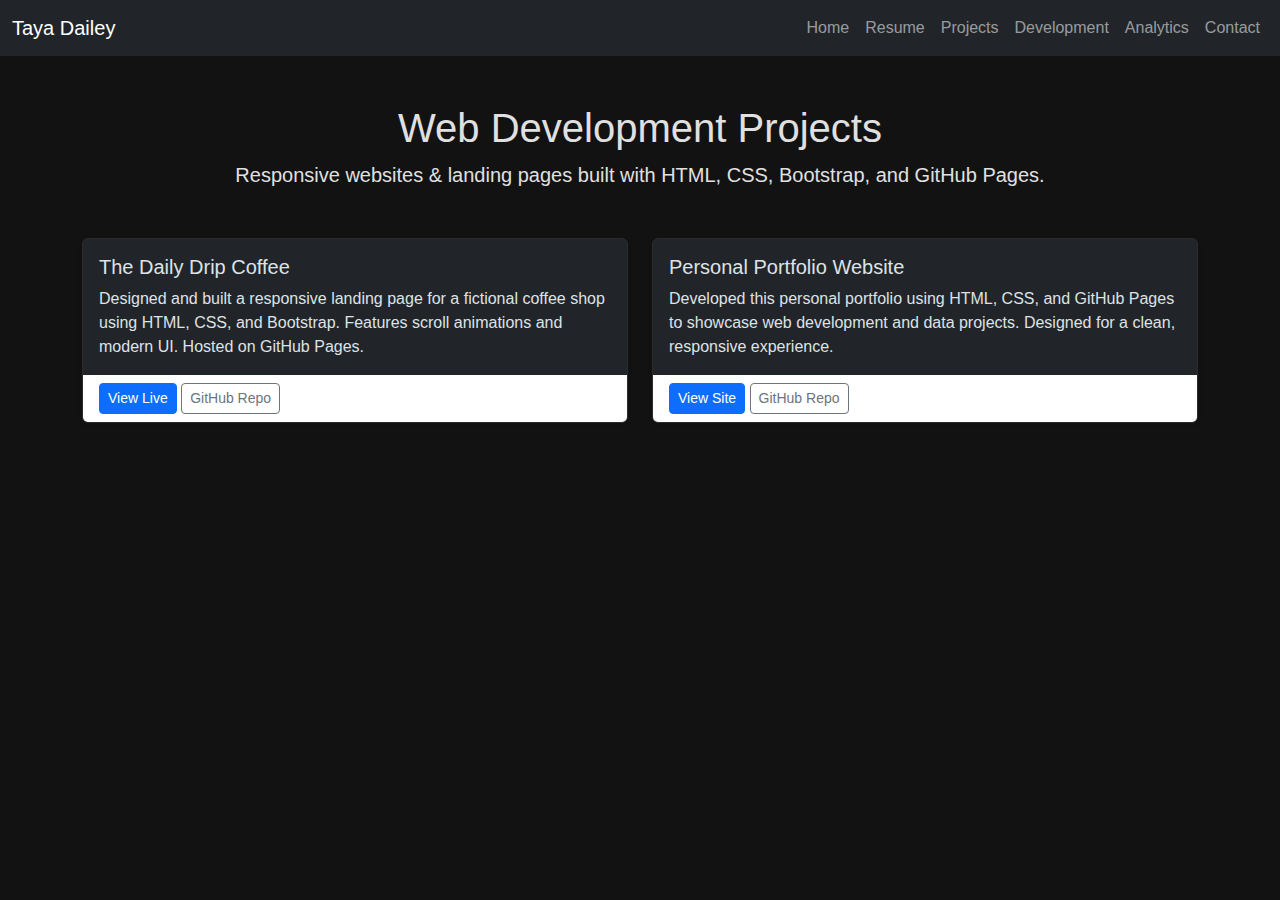
<file: development.html>
<!DOCTYPE html>
<html lang="en" data-bs-theme="dark">
<head>
  <meta charset="UTF-8">
  <meta name="viewport" content="width=device-width, initial-scale=1.0">
  <title>T.Dailey Portfolio</title>
  <link href="https://cdn.jsdelivr.net/npm/bootstrap@5.3.3/dist/css/bootstrap.min.css" rel="stylesheet">
  <link rel="stylesheet" href="css/style.css">
</head>
<body>
  <!-- Navbar -->
  <nav class="navbar navbar-expand-lg navbar-dark bg-dark">
    <div class="container-fluid">
      <a class="navbar-brand" href="#">Taya Dailey</a>
      <button class="navbar-toggler" type="button" data-bs-toggle="collapse" data-bs-target="#navbarNav">
        <span class="navbar-toggler-icon"></span>
      </button>
      <div class="collapse navbar-collapse" id="navbarNav">
        <ul class="navbar-nav ms-auto">
          <li class="nav-item"><a class="nav-link" href="index.html">Home</a></li>
          <li class="nav-item"><a class="nav-link" href="resume.html">Resume</a></li>
          <li class="nav-item"><a class="nav-link" href="projects.html">Projects</a></li>
          <li class="nav-item"><a class="nav-link" href="development.html">Development</a></li>
          <li class="nav-item"><a class="nav-link" href="analytics.html">Analytics</a></li>
          <li class="nav-item"><a class="nav-link" href="contact.html">Contact</a></li>
        </ul>
      </div>
    </div>
  </nav>

  <!-- PAGE HEADER -->
  <header class="container my-5 text-center">
    <h1>Web Development Projects</h1>
    <p class="lead">Responsive websites & landing pages built with HTML, CSS, Bootstrap, and GitHub Pages.</p>
  </header>

  <!-- DEVELOPMENT PROJECTS -->
  <section class="container my-5">
    <div class="row">

      <!-- The Daily Drip -->
      <div class="col-md-6 mb-4">
        <div class="card h-100 shadow-sm">
          <div class="card-body">
            <h5 class="card-title">The Daily Drip Coffee</h5>
            <p class="card-text">
              Designed and built a responsive landing page for a fictional coffee shop using HTML, CSS, and Bootstrap. Features scroll animations and modern UI. Hosted on GitHub Pages.
            </p>
          </div>
          <div class="card-footer bg-white border-0">
            <a href="https://tdailey1121.github.io/thedailydrip/" class="btn btn-primary btn-sm" target="_blank">View Live</a>
            <a href="https://github.com/tdailey1121/thedailydrip" class="btn btn-outline-secondary btn-sm" target="_blank">GitHub Repo</a>
          </div>
        </div>
      </div>

      <!-- Portfolio Site -->
      <div class="col-md-6 mb-4">
        <div class="card h-100 shadow-sm">
          <div class="card-body">
            <h5 class="card-title">Personal Portfolio Website</h5>
            <p class="card-text">
              Developed this personal portfolio using HTML, CSS, and GitHub Pages to showcase web development and data projects. Designed for a clean, responsive experience.
            </p>
          </div>
          <div class="card-footer bg-white border-0">
            <a href="https://tdailey1121.github.io/taya-portfolio/" class="btn btn-primary btn-sm" target="_blank">View Site</a>
            <a href="https://github.com/tdailey1121/taya-portfolio" class="btn btn-outline-secondary btn-sm" target="_blank">GitHub Repo</a>
          </div>
        </div>
      </div>

    </div>
  </section>

  <script src="https://cdn.jsdelivr.net/npm/bootstrap@5.3.3/dist/js/bootstrap.bundle.min.js"></script>
</body>
</html>
</file>
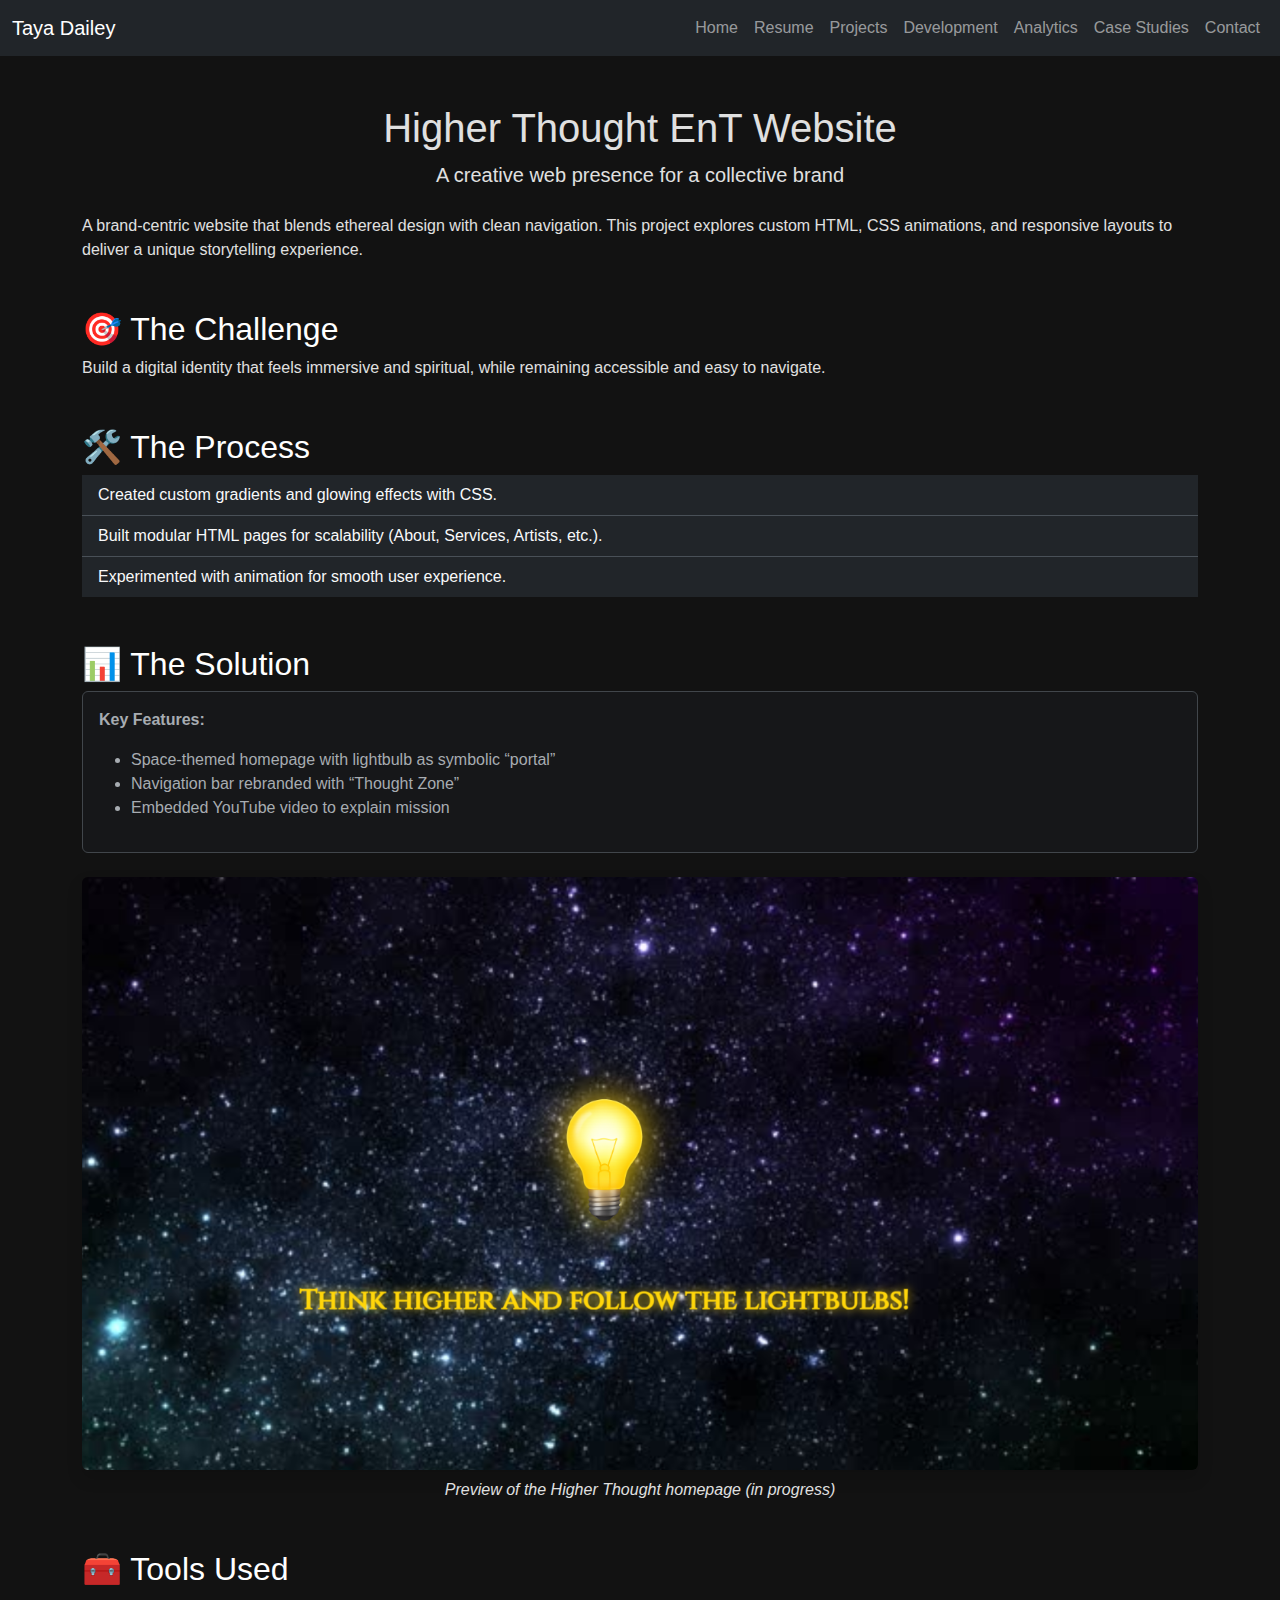
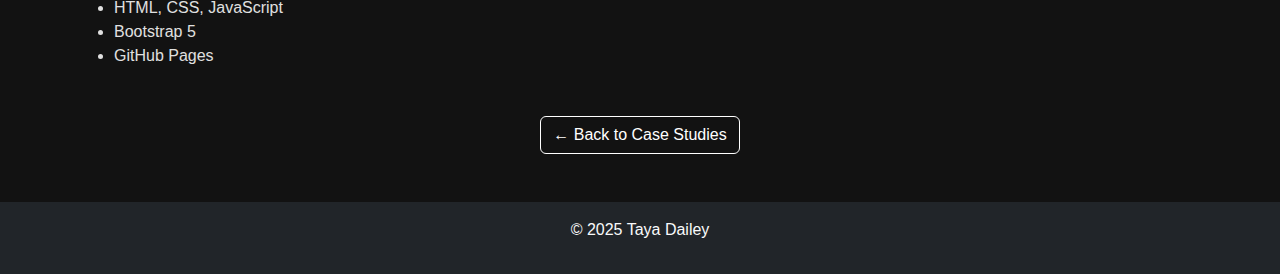
<file: higher_thought_ent.html>
<!DOCTYPE html>
<html lang="en" data-bs-theme="dark">
<head>
  <meta charset="UTF-8">
  <meta name="viewport" content="width=device-width, initial-scale=1.0">
  <title>Higher Thought EnT Website | Taya Dailey</title>
  <link href="https://cdn.jsdelivr.net/npm/bootstrap@5.3.3/dist/css/bootstrap.min.css" rel="stylesheet">
  <link rel="stylesheet" href="css/style.css">
</head>
<body>
  <!-- Navbar -->
  <nav class="navbar navbar-expand-lg navbar-dark bg-dark">
    <div class="container-fluid">
      <a class="navbar-brand" href="index.html">Taya Dailey</a>
      <button class="navbar-toggler" type="button" data-bs-toggle="collapse" data-bs-target="#navbarNav">
        <span class="navbar-toggler-icon"></span>
      </button>
      <div class="collapse navbar-collapse" id="navbarNav">
        <ul class="navbar-nav ms-auto">
          <li class="nav-item"><a class="nav-link" href="index.html">Home</a></li>
          <li class="nav-item"><a class="nav-link" href="resume.html">Resume</a></li>
          <li class="nav-item"><a class="nav-link" href="projects.html">Projects</a></li>
          <li class="nav-item"><a class="nav-link" href="development.html">Development</a></li>
          <li class="nav-item"><a class="nav-link" href="analytics.html">Analytics</a></li>
          <li class="nav-item"><a class="nav-link" href="case_studies.html">Case Studies</a></li>
          <li class="nav-item"><a class="nav-link" href="contact.html">Contact</a></li>
        </ul>
      </div>
    </div>
  </nav>

  <!-- MAIN CONTENT -->
  <main class="container my-5">
    <!-- Case Study -->
    <article class="mb-5">
      <header class="mb-4 text-center">
        <h1>Higher Thought EnT Website</h1>
        <p class="lead">A creative web presence for a collective brand</p>
      </header>

      <section class="mb-5">
        <p>
          A brand-centric website that blends ethereal design with clean navigation.
          This project explores custom HTML, CSS animations, and responsive layouts to deliver a unique storytelling experience.
        </p>
      </section>

      <section class="mb-5">
        <h2>🎯 The Challenge</h2>
        <p>
          Build a digital identity that feels immersive and spiritual, while remaining accessible and easy to navigate.
        </p>
      </section>

      <section class="mb-5">
        <h2>🛠️ The Process</h2>
        <ul class="list-group list-group-flush">
          <li class="list-group-item bg-dark text-light">Created custom gradients and glowing effects with CSS.</li>
          <li class="list-group-item bg-dark text-light">Built modular HTML pages for scalability (About, Services, Artists, etc.).</li>
          <li class="list-group-item bg-dark text-light">Experimented with animation for smooth user experience.</li>
        </ul>
      </section>

      <section class="mb-5">
        <h2>📊 The Solution</h2>
        <div class="alert alert-secondary p-3 rounded">
          <p><strong>Key Features:</strong></p>
          <ul>
            <li>Space-themed homepage with lightbulb as symbolic “portal”</li>
            <li>Navigation bar rebranded with “Thought Zone”</li>
            <li>Embedded YouTube video to explain mission</li>
          </ul>
        </div>

        <div class="text-center my-4">
          <img src="Images/higherthought.png" alt="Higher Thought Website Screenshot" class="img-fluid rounded shadow">
          <p class="mt-2"><em>Preview of the Higher Thought homepage (in progress)</em></p>
        </div>
      </section>

      <section class="mb-5">
        <h2>🧰 Tools Used</h2>
        <ul>
          <li>HTML, CSS, JavaScript</li>
          <li>Bootstrap 5</li>
          <li>GitHub Pages</li>
        </ul>
      </section>

      <p class="text-center">
        <a href="case_studies.html" class="btn btn-outline-light">← Back to Case Studies</a>
      </p>
    </article>
  </main>

  <!-- Footer -->
  <footer class="bg-dark text-light text-center py-3 mt-5">
    <p>© 2025 Taya Dailey</p>
  </footer>

  <script src="https://cdn.jsdelivr.net/npm/bootstrap@5.3.3/dist/js/bootstrap.bundle.min.js"></script>
</body>
</html>
</file>
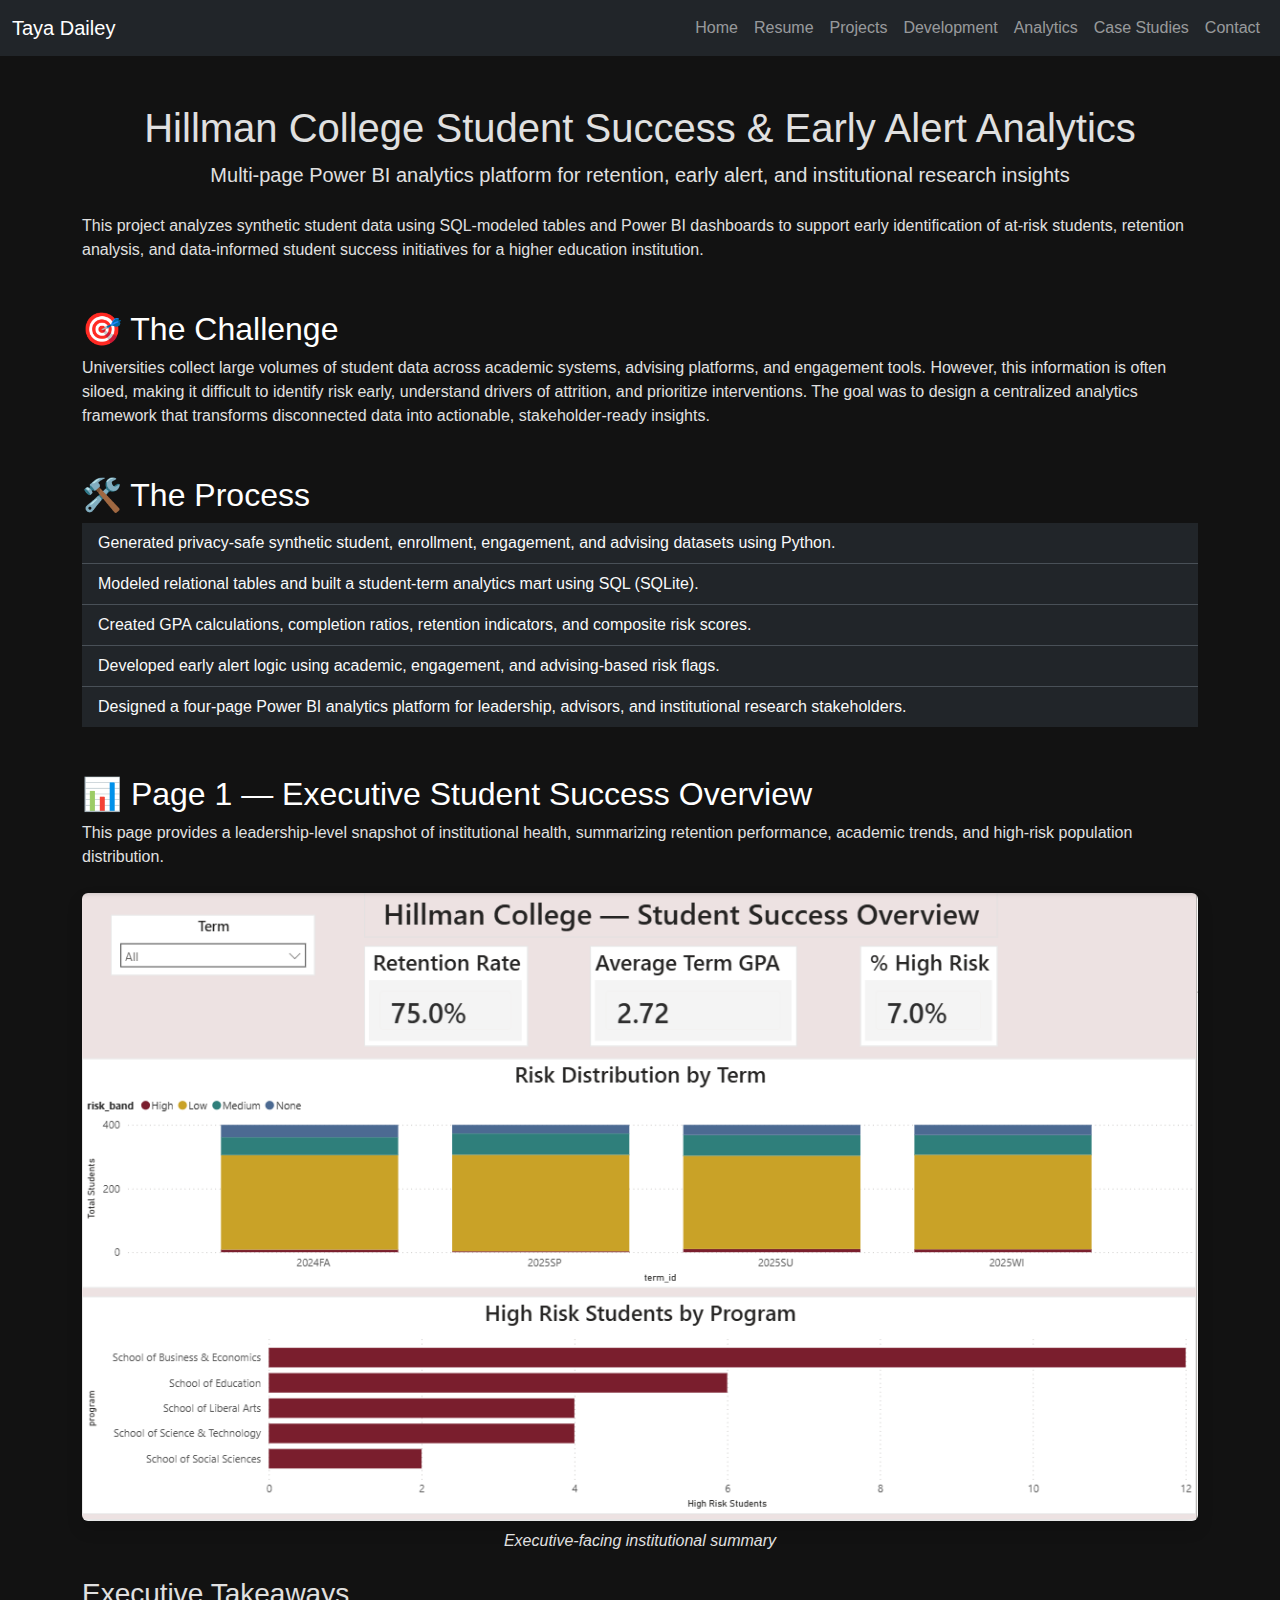
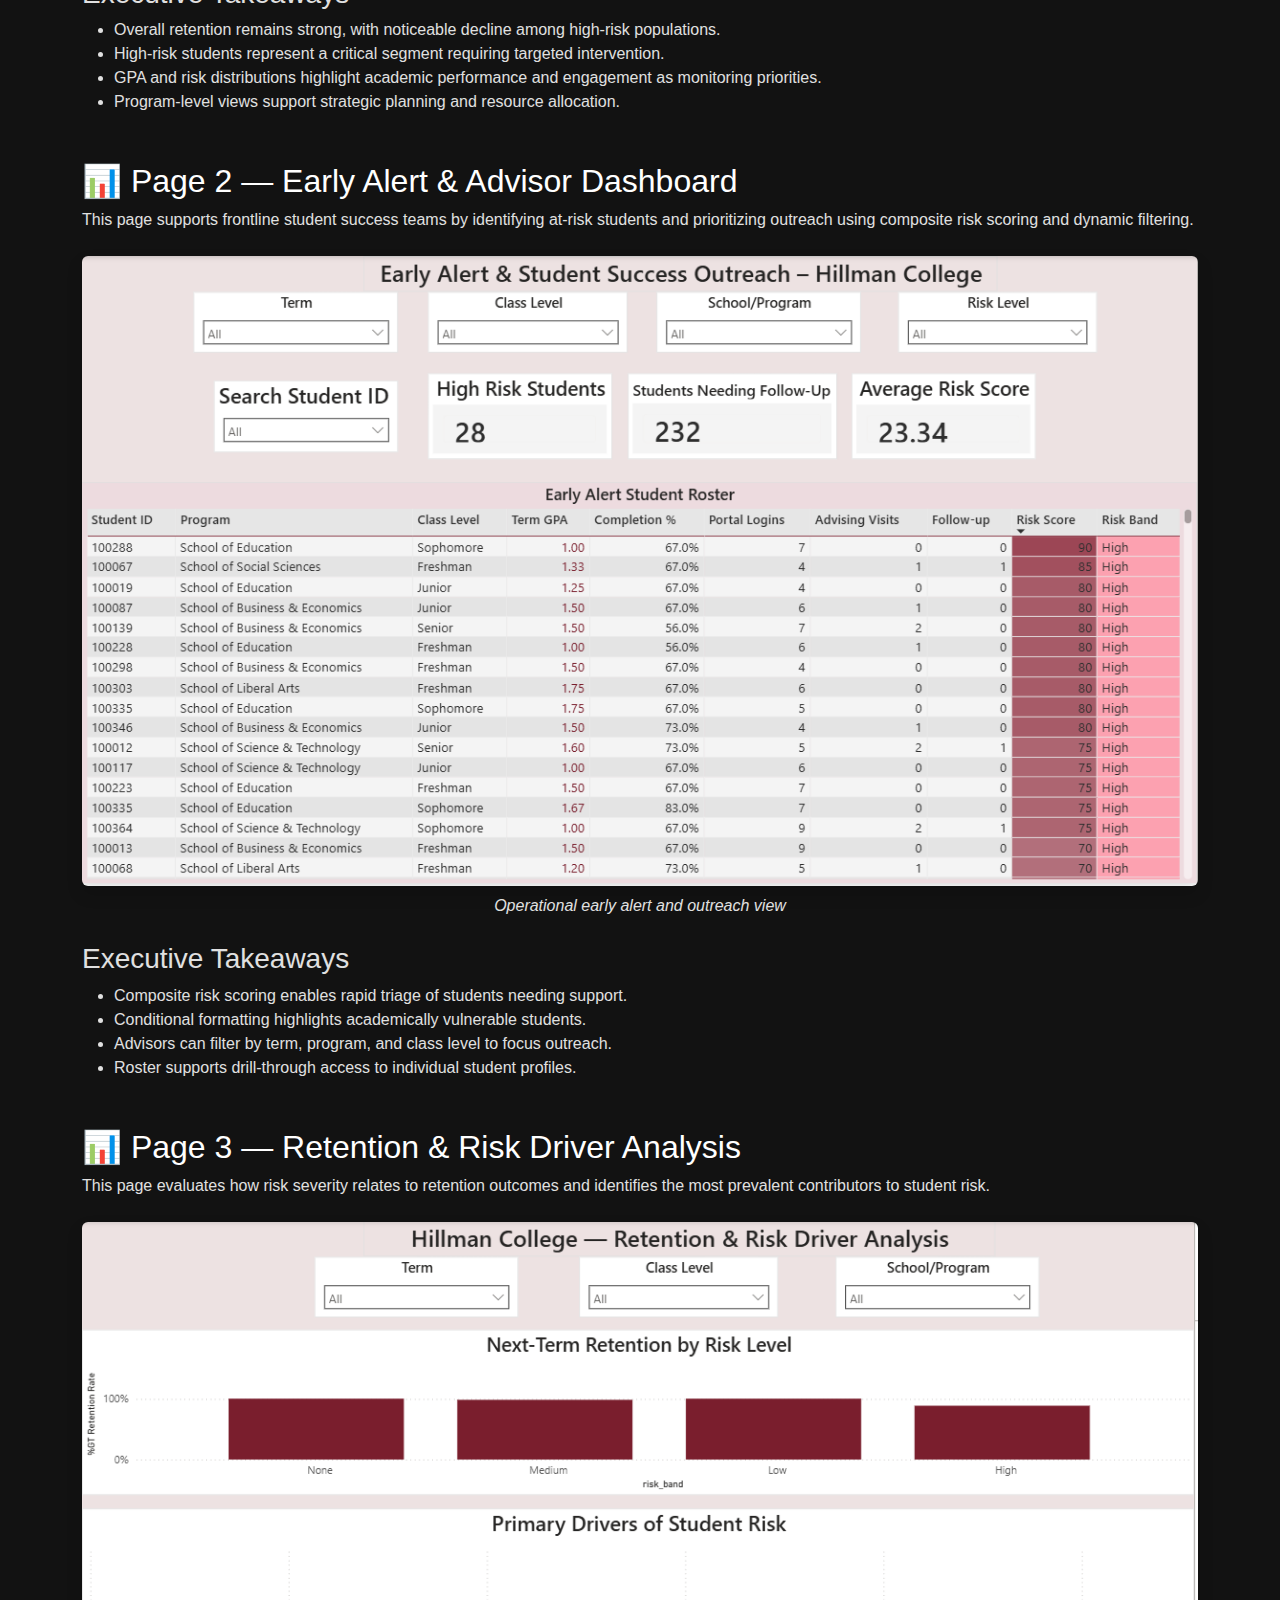
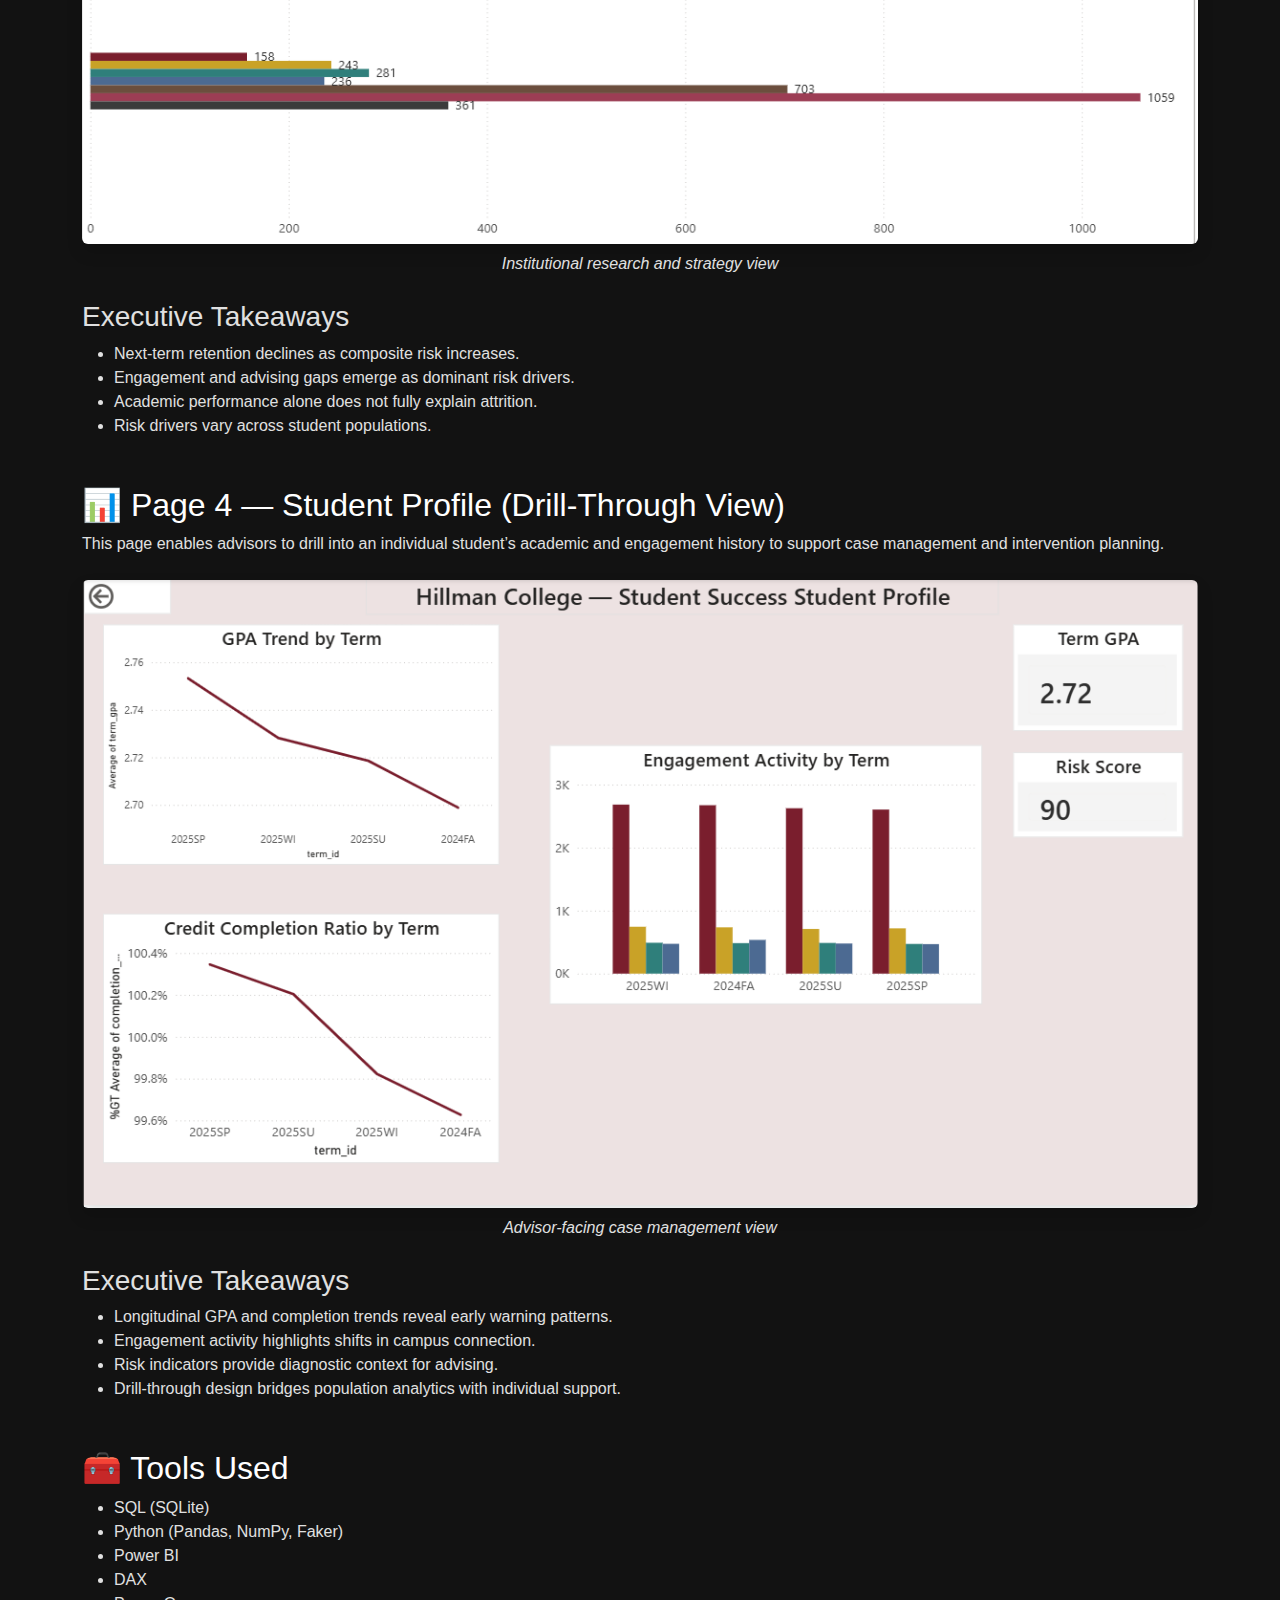
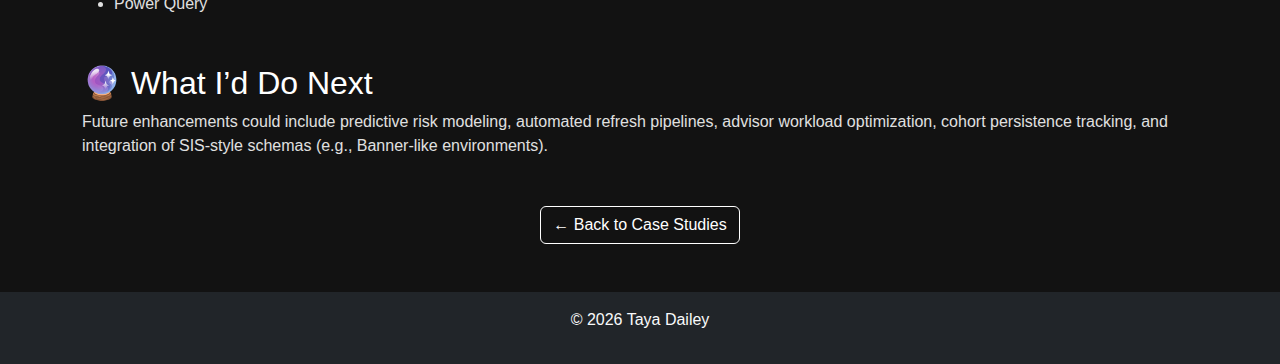
<file: Hillman College Student Success & Early Alert Analytics.html>
<!DOCTYPE html>
<html lang="en" data-bs-theme="dark">
<head>
  <meta charset="UTF-8">
  <meta name="viewport" content="width=device-width, initial-scale=1.0">
  <title>Hillman College Student Success & Early Alert Analytics | Taya Dailey</title>
  <link href="https://cdn.jsdelivr.net/npm/bootstrap@5.3.3/dist/css/bootstrap.min.css" rel="stylesheet">
  <link rel="stylesheet" href="css/style.css">
</head>
<body>

  <!-- Navbar -->
  <nav class="navbar navbar-expand-lg navbar-dark bg-dark">
    <div class="container-fluid">
      <a class="navbar-brand" href="index.html">Taya Dailey</a>
      <button class="navbar-toggler" type="button" data-bs-toggle="collapse" data-bs-target="#navbarNav">
        <span class="navbar-toggler-icon"></span>
      </button>
      <div class="collapse navbar-collapse" id="navbarNav">
        <ul class="navbar-nav ms-auto">
          <li class="nav-item"><a class="nav-link" href="index.html">Home</a></li>
          <li class="nav-item"><a class="nav-link" href="resume.html">Resume</a></li>
          <li class="nav-item"><a class="nav-link" href="projects.html">Projects</a></li>
          <li class="nav-item"><a class="nav-link" href="development.html">Development</a></li>
          <li class="nav-item"><a class="nav-link" href="analytics.html">Analytics</a></li>
          <li class="nav-item"><a class="nav-link" href="case_studies.html">Case Studies</a></li>
          <li class="nav-item"><a class="nav-link" href="contact.html">Contact</a></li>
        </ul>
      </div>
    </div>
  </nav>

  <!-- MAIN CONTENT -->
  <main class="container my-5">
    <article class="mb-5">

      <header class="mb-4 text-center">
        <h1>Hillman College Student Success & Early Alert Analytics</h1>
        <p class="lead">
          Multi-page Power BI analytics platform for retention, early alert, and institutional research insights
        </p>
      </header>

      <!-- Intro -->
      <section class="mb-5">
        <p>
          This project analyzes synthetic student data using SQL-modeled tables and Power BI dashboards to support
          early identification of at-risk students, retention analysis, and data-informed student success initiatives
          for a higher education institution.
        </p>
      </section>

      <!-- Challenge -->
      <section class="mb-5">
        <h2>🎯 The Challenge</h2>
        <p>
          Universities collect large volumes of student data across academic systems, advising platforms, and
          engagement tools. However, this information is often siloed, making it difficult to identify risk early,
          understand drivers of attrition, and prioritize interventions. The goal was to design a centralized
          analytics framework that transforms disconnected data into actionable, stakeholder-ready insights.
        </p>
      </section>

      <!-- Process -->
      <section class="mb-5">
        <h2>🛠️ The Process</h2>
        <ul class="list-group list-group-flush">
          <li class="list-group-item bg-dark text-light">Generated privacy-safe synthetic student, enrollment, engagement, and advising datasets using Python.</li>
          <li class="list-group-item bg-dark text-light">Modeled relational tables and built a student-term analytics mart using SQL (SQLite).</li>
          <li class="list-group-item bg-dark text-light">Created GPA calculations, completion ratios, retention indicators, and composite risk scores.</li>
          <li class="list-group-item bg-dark text-light">Developed early alert logic using academic, engagement, and advising-based risk flags.</li>
          <li class="list-group-item bg-dark text-light">Designed a four-page Power BI analytics platform for leadership, advisors, and institutional research stakeholders.</li>
        </ul>
      </section>

      <!-- Page 1 -->
      <section class="mb-5">
        <h2>📊 Page 1 — Executive Student Success Overview</h2>
        <p>
          This page provides a leadership-level snapshot of institutional health, summarizing retention performance,
          academic trends, and high-risk population distribution.
        </p>

        <div class="text-center my-4">
          <img src="Images/Hillman_Executive_Overview.png"
               alt="Executive Student Success Overview Dashboard"
               class="img-fluid rounded shadow">
          <p class="mt-2"><em>Executive-facing institutional summary</em></p>
        </div>

        <h3 class="mt-4">Executive Takeaways</h3>
        <ul>
          <li>Overall retention remains strong, with noticeable decline among high-risk populations.</li>
          <li>High-risk students represent a critical segment requiring targeted intervention.</li>
          <li>GPA and risk distributions highlight academic performance and engagement as monitoring priorities.</li>
          <li>Program-level views support strategic planning and resource allocation.</li>
        </ul>
      </section>

      <!-- Page 2 -->
      <section class="mb-5">
        <h2>📊 Page 2 — Early Alert & Advisor Dashboard</h2>
        <p>
          This page supports frontline student success teams by identifying at-risk students and prioritizing
          outreach using composite risk scoring and dynamic filtering.
        </p>

        <div class="text-center my-4">
          <img src="Images/Hillman_Early_Alert_Dashboard.png"
               alt="Early Alert Advisor Dashboard"
               class="img-fluid rounded shadow">
          <p class="mt-2"><em>Operational early alert and outreach view</em></p>
        </div>

        <h3 class="mt-4">Executive Takeaways</h3>
        <ul>
          <li>Composite risk scoring enables rapid triage of students needing support.</li>
          <li>Conditional formatting highlights academically vulnerable students.</li>
          <li>Advisors can filter by term, program, and class level to focus outreach.</li>
          <li>Roster supports drill-through access to individual student profiles.</li>
        </ul>
      </section>

      <!-- Page 3 -->
      <section class="mb-5">
        <h2>📊 Page 3 — Retention & Risk Driver Analysis</h2>
        <p>
          This page evaluates how risk severity relates to retention outcomes and identifies the most prevalent
          contributors to student risk.
        </p>

        <div class="text-center my-4">
          <img src="Images/Hillman_Retention_Risk_Drivers.png"
               alt="Retention and Risk Driver Analysis Dashboard"
               class="img-fluid rounded shadow">
          <p class="mt-2"><em>Institutional research and strategy view</em></p>
        </div>

        <h3 class="mt-4">Executive Takeaways</h3>
        <ul>
          <li>Next-term retention declines as composite risk increases.</li>
          <li>Engagement and advising gaps emerge as dominant risk drivers.</li>
          <li>Academic performance alone does not fully explain attrition.</li>
          <li>Risk drivers vary across student populations.</li>
        </ul>
      </section>

      <!-- Page 4 -->
      <section class="mb-5">
        <h2>📊 Page 4 — Student Profile (Drill-Through View)</h2>
        <p>
          This page enables advisors to drill into an individual student’s academic and engagement history to
          support case management and intervention planning.
        </p>

        <div class="text-center my-4">
          <img src="Images/Hillman_Student_Profile.png"
               alt="Student Profile Dashboard"
               class="img-fluid rounded shadow">
          <p class="mt-2"><em>Advisor-facing case management view</em></p>
        </div>

        <h3 class="mt-4">Executive Takeaways</h3>
        <ul>
          <li>Longitudinal GPA and completion trends reveal early warning patterns.</li>
          <li>Engagement activity highlights shifts in campus connection.</li>
          <li>Risk indicators provide diagnostic context for advising.</li>
          <li>Drill-through design bridges population analytics with individual support.</li>
        </ul>
      </section>

      <!-- Tools -->
      <section class="mb-5">
        <h2>🧰 Tools Used</h2>
        <ul>
          <li>SQL (SQLite)</li>
          <li>Python (Pandas, NumPy, Faker)</li>
          <li>Power BI</li>
          <li>DAX</li>
          <li>Power Query</li>
        </ul>
      </section>

      <!-- Next Steps -->
      <section class="mb-5">
        <h2>🔮 What I’d Do Next</h2>
        <p>
          Future enhancements could include predictive risk modeling, automated refresh pipelines, advisor workload
          optimization, cohort persistence tracking, and integration of SIS-style schemas (e.g., Banner-like environments).
        </p>
      </section>

      <p class="text-center">
        <a href="case_studies.html" class="btn btn-outline-light">← Back to Case Studies</a>
      </p>

    </article>
  </main>

  <!-- Footer -->
  <footer class="bg-dark text-light text-center py-3 mt-5">
    <p>© 2026 Taya Dailey</p>
  </footer>

  <script src="https://cdn.jsdelivr.net/npm/bootstrap@5.3.3/dist/js/bootstrap.bundle.min.js"></script>
</body>
</html>
</file>
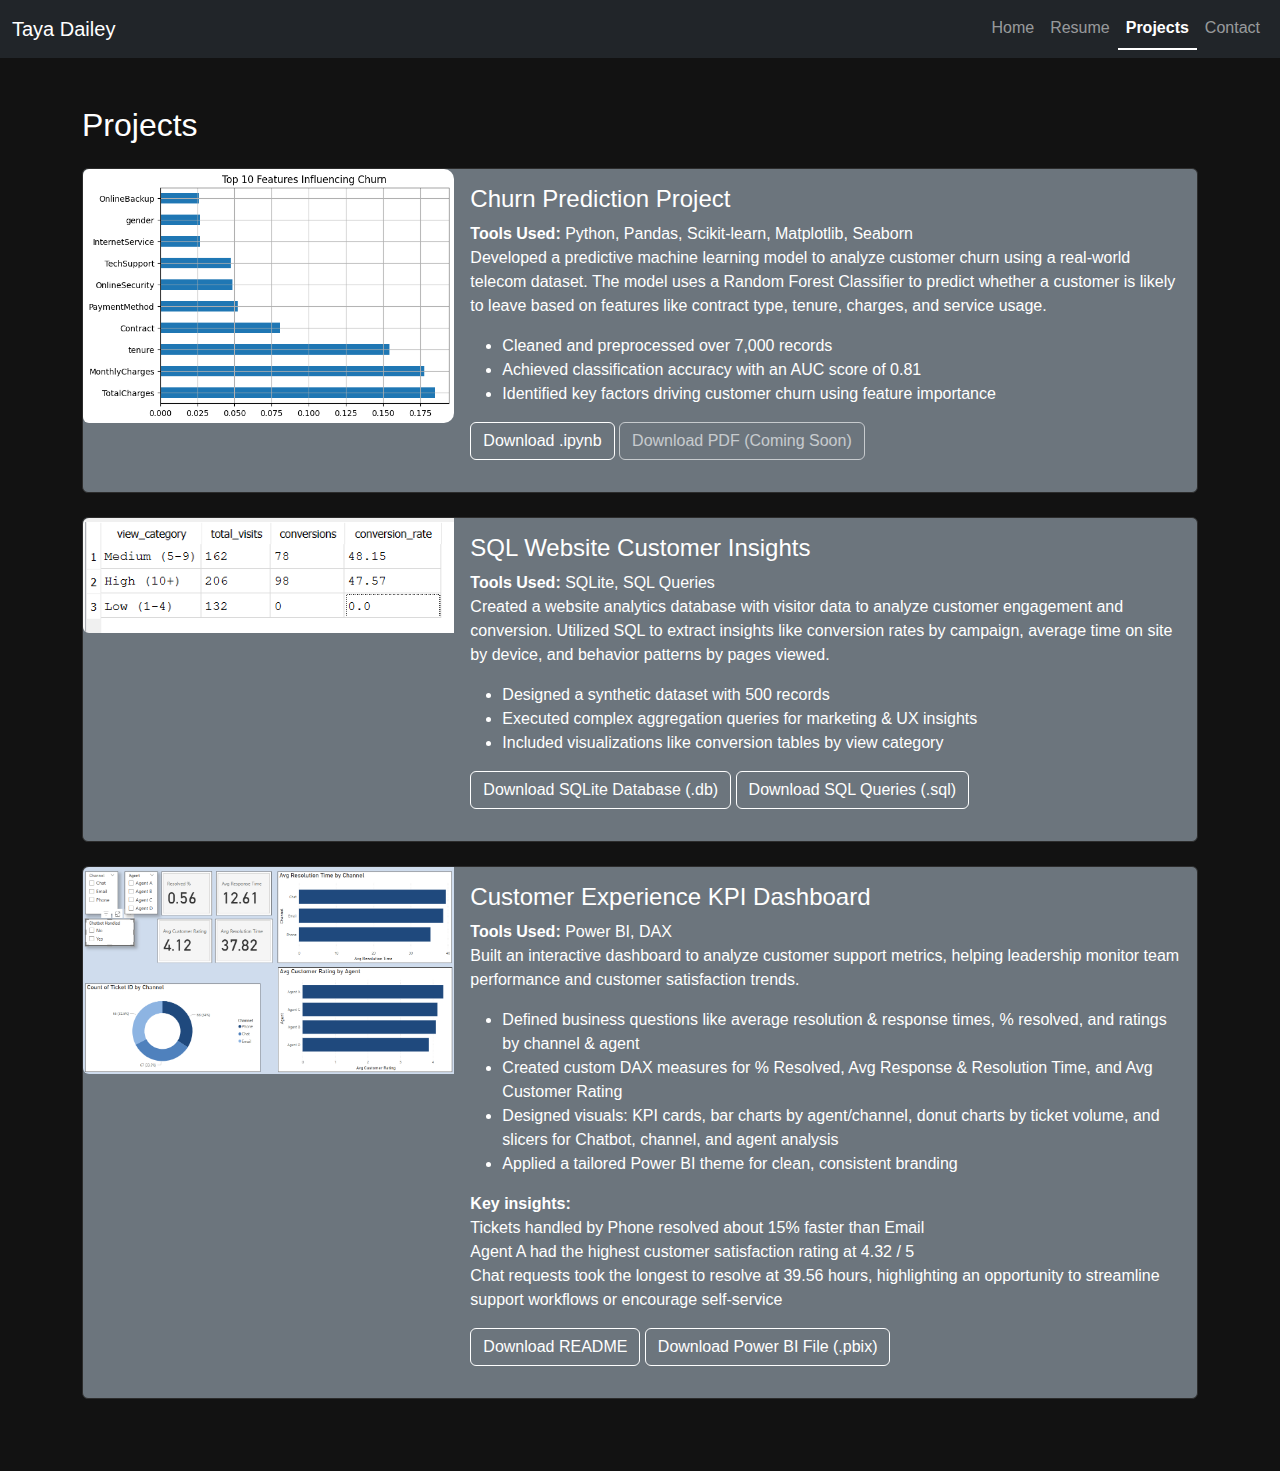
<file: projects.html>
<!DOCTYPE html>
<html lang="en" data-bs-theme="dark">
<head>
  <meta charset="UTF-8" />
  <meta name="viewport" content="width=device-width, initial-scale=1" />
  <title>Projects | Taya Dailey</title>
  <link href="https://cdn.jsdelivr.net/npm/bootstrap@5.3.3/dist/css/bootstrap.min.css" rel="stylesheet" />
  <link rel="stylesheet" href="css/style.css" />
</head>
<body>
  <!-- Navbar -->
  <nav class="navbar navbar-expand-lg navbar-dark bg-dark">
    <div class="container-fluid">
      <a class="navbar-brand" href="index.html">Taya Dailey</a>
      <button class="navbar-toggler" type="button" data-bs-toggle="collapse" data-bs-target="#navbarNav">
        <span class="navbar-toggler-icon"></span>
      </button>
      <div class="collapse navbar-collapse" id="navbarNav">
        <ul class="navbar-nav ms-auto">
          <li class="nav-item"><a class="nav-link" href="index.html">Home</a></li>
          <li class="nav-item"><a class="nav-link" href="resume.html">Resume</a></li>
          <li class="nav-item"><a class="nav-link active" href="projects.html">Projects</a></li>
          <li class="nav-item"><a class="nav-link" href="#">Contact</a></li>
        </ul>
      </div>
    </div>
  </nav>

  <!-- Projects Section -->
  <section class="container py-5">
    <h2 class="mb-4">Projects</h2>

    <!-- Python Churn Prediction Project -->
    <div class="card mb-4 bg-secondary text-white">
      <div class="row g-0">
        <div class="col-md-4">
          <div class="hover-image-container">
            <img src="Images/churn_features.png" class="img-main img-fluid rounded-start" alt="Top Features Influencing Churn" />
            <img src="Images/churn_roc.png" class="img-hover img-fluid rounded-start" alt="Churn ROC Curve" />
          </div>
        </div>
        <div class="col-md-8">
          <div class="card-body">
            <h4 class="card-title">Churn Prediction Project</h4>
            <p class="card-text">
              <strong>Tools Used:</strong> Python, Pandas, Scikit-learn, Matplotlib, Seaborn<br />
              Developed a predictive machine learning model to analyze customer churn using a real-world telecom dataset. The model uses a Random Forest Classifier to predict whether a customer is likely to leave based on features like contract type, tenure, charges, and service usage.
            </p>
            <ul>
              <li>Cleaned and preprocessed over 7,000 records</li>
              <li>Achieved classification accuracy with an AUC score of 0.81</li>
              <li>Identified key factors driving customer churn using feature importance</li>
            </ul>
            <p>
              <a href="downloads/churn_prediction.ipynb" class="btn btn-outline-light" download>Download .ipynb</a>
              <a href="downloads/churn_prediction.pdf" class="btn btn-outline-light disabled">Download PDF (Coming Soon)</a>
            </p>
          </div>
        </div>
      </div>
    </div>

    <!-- SQL Website Customer Insights Project -->
    <div class="card mb-4 bg-secondary text-white">
      <div class="row g-0">
        <div class="col-md-4">
          <img src="Images/sql_conversion_table.png" class="img-fluid rounded-start" alt="SQL Customer Insights Table" />
        </div>
        <div class="col-md-8">
          <div class="card-body">
            <h4 class="card-title">SQL Website Customer Insights</h4>
            <p class="card-text">
              <strong>Tools Used:</strong> SQLite, SQL Queries<br />
              Created a website analytics database with visitor data to analyze customer engagement and conversion. Utilized SQL to extract insights like conversion rates by campaign, average time on site by device, and behavior patterns by pages viewed.
            </p>
            <ul>
              <li>Designed a synthetic dataset with 500 records</li>
              <li>Executed complex aggregation queries for marketing &amp; UX insights</li>
              <li>Included visualizations like conversion tables by view category</li>
            </ul>
            <p>
              <a href="downloads/website_analytics.db" class="btn btn-outline-light" download>Download SQLite Database (.db)</a>
              <a href="downloads/website_insights.sql" class="btn btn-outline-light" download>Download SQL Queries (.sql)</a>
            </p>
          </div>
        </div>
      </div>
    </div>

    <!-- Customer Experience KPI Dashboard Project -->
    <div class="card mb-4 bg-secondary text-white">
      <div class="row g-0">
        <div class="col-md-4">
          <img src="Images/customerKPI.png" class="img-fluid rounded-start" alt="Customer Experience KPI Dashboard" />
        </div>
        <div class="col-md-8">
          <div class="card-body">
            <h4 class="card-title">Customer Experience KPI Dashboard</h4>
            <p class="card-text">
              <strong>Tools Used:</strong> Power BI, DAX<br />
              Built an interactive dashboard to analyze customer support metrics, helping leadership monitor team performance and customer satisfaction trends.
            </p>
            <ul>
              <li>Defined business questions like average resolution &amp; response times, % resolved, and ratings by channel &amp; agent</li>
              <li>Created custom DAX measures for % Resolved, Avg Response &amp; Resolution Time, and Avg Customer Rating</li>
              <li>Designed visuals: KPI cards, bar charts by agent/channel, donut charts by ticket volume, and slicers for Chatbot, channel, and agent analysis</li>
              <li>Applied a tailored Power BI theme for clean, consistent branding</li>
            </ul>
            <p>
              <strong>Key insights:</strong><br />
              Tickets handled by Phone resolved about 15% faster than Email<br />
              Agent A had the highest customer satisfaction rating at 4.32 / 5<br />
              Chat requests took the longest to resolve at 39.56 hours, highlighting an opportunity to streamline support workflows or encourage self-service
            </p>
            <p>
              <a href="downloads/README - Customer Experience KPI Dashboard.txt" class="btn btn-outline-light" download>Download README</a>
              <a href="downloads/Customer Experience KPI Dashboard.pbix" class="btn btn-outline-light" download>Download Power BI File (.pbix)</a>
            </p>
          </div>
        </div>
      </div>
    </div>

  </section>

  <script src="https://cdn.jsdelivr.net/npm/bootstrap@5.3.3/dist/js/bootstrap.bundle.min.js"></script>
</body>
</html>
</file>
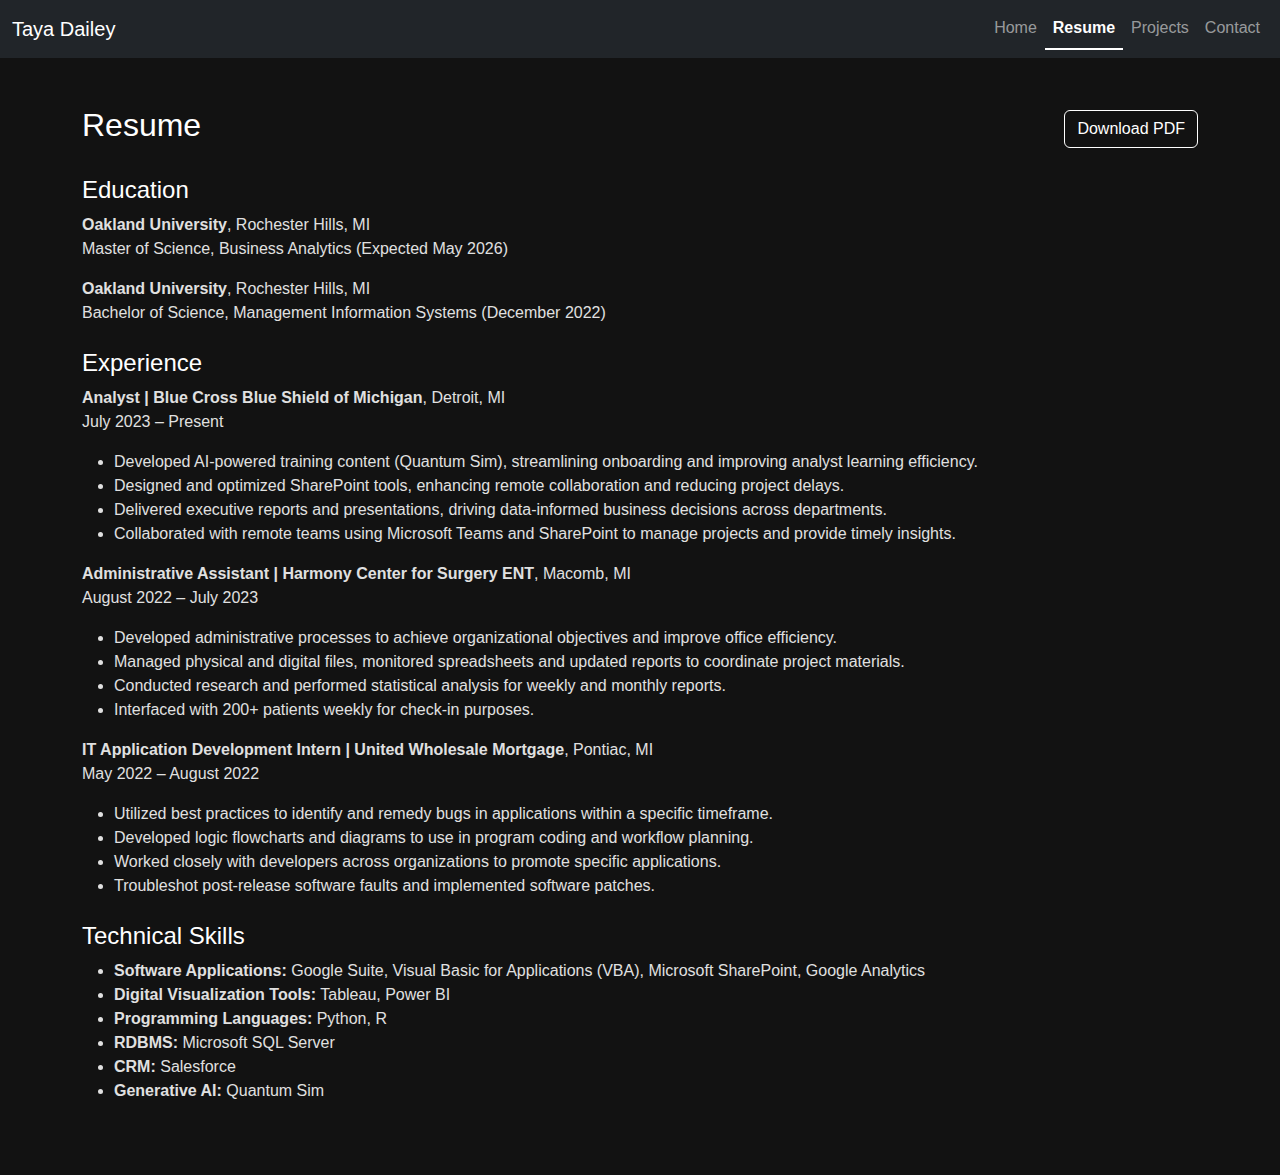
<file: resume.html>
<!DOCTYPE html>
<html lang="en" data-bs-theme="dark">
<head>
  <meta charset="UTF-8">
  <meta name="viewport" content="width=device-width, initial-scale=1.0">
  <title>Resume | Taya Dailey</title>
  <link href="https://cdn.jsdelivr.net/npm/bootstrap@5.3.3/dist/css/bootstrap.min.css" rel="stylesheet">
  <link rel="stylesheet" href="css/style.css">
</head>
<body>
  <!-- Navbar -->
  <nav class="navbar navbar-expand-lg navbar-dark bg-dark">
    <div class="container-fluid">
      <a class="navbar-brand" href="index.html">Taya Dailey</a>
      <button class="navbar-toggler" type="button" data-bs-toggle="collapse" data-bs-target="#navbarNav">
        <span class="navbar-toggler-icon"></span>
      </button>
      <div class="collapse navbar-collapse" id="navbarNav">
        <ul class="navbar-nav ms-auto">
          <li class="nav-item"><a class="nav-link" href="index.html">Home</a></li>
          <li class="nav-item"><a class="nav-link active" href="resume.html">Resume</a></li>
          <li class="nav-item"><a class="nav-link" href="projects.html">Projects</a></li>
          <li class="nav-item"><a class="nav-link" href="#">Contact</a></li>
        </ul>
      </div>
    </div>
  </nav>

  <!-- Resume Section -->
  <section class="container py-5">
    <div class="d-flex justify-content-between align-items-center mb-4">
      <h2>Resume</h2>
      <a href="downloads/T.Dailey Resume.pdf" class="btn btn-outline-light" download>Download PDF</a>
    </div>

    <!-- Education -->
    <div class="mb-4">
      <h4>Education</h4>
      <p><strong>Oakland University</strong>, Rochester Hills, MI<br>
      Master of Science, Business Analytics (Expected May 2026)</p>
      <p><strong>Oakland University</strong>, Rochester Hills, MI<br>
      Bachelor of Science, Management Information Systems (December 2022)</p>
    </div>

    <!-- Experience -->
    <div class="mb-4">
      <h4>Experience</h4>
      <p><strong>Analyst | Blue Cross Blue Shield of Michigan</strong>, Detroit, MI<br>
      July 2023 – Present</p>
      <ul>
        <li>Developed AI-powered training content (Quantum Sim), streamlining onboarding and improving analyst learning efficiency.</li>
        <li>Designed and optimized SharePoint tools, enhancing remote collaboration and reducing project delays.</li>
        <li>Delivered executive reports and presentations, driving data-informed business decisions across departments.</li>
        <li>Collaborated with remote teams using Microsoft Teams and SharePoint to manage projects and provide timely insights.</li>
      </ul>
      
      <p><strong>Administrative Assistant | Harmony Center for Surgery ENT</strong>, Macomb, MI<br>
      August 2022 – July 2023</p>
      <ul>
        <li>Developed administrative processes to achieve organizational objectives and improve office efficiency.</li>
        <li>Managed physical and digital files, monitored spreadsheets and updated reports to coordinate project materials.</li>
        <li>Conducted research and performed statistical analysis for weekly and monthly reports.</li>
        <li>Interfaced with 200+ patients weekly for check-in purposes.</li>
      </ul>

      <p><strong>IT Application Development Intern | United Wholesale Mortgage</strong>, Pontiac, MI<br>
      May 2022 – August 2022</p>
      <ul>
        <li>Utilized best practices to identify and remedy bugs in applications within a specific timeframe.</li>
        <li>Developed logic flowcharts and diagrams to use in program coding and workflow planning.</li>
        <li>Worked closely with developers across organizations to promote specific applications.</li>
        <li>Troubleshot post-release software faults and implemented software patches.</li>
      </ul>
    </div>

    <!-- Technical Skills -->
    <div class="mb-4">
      <h4>Technical Skills</h4>
      <ul>
        <li><strong>Software Applications:</strong> Google Suite, Visual Basic for Applications (VBA), Microsoft SharePoint, Google Analytics</li>
        <li><strong>Digital Visualization Tools:</strong> Tableau, Power BI</li>
        <li><strong>Programming Languages:</strong> Python, R</li>
        <li><strong>RDBMS:</strong> Microsoft SQL Server</li>
        <li><strong>CRM:</strong> Salesforce</li>
        <li><strong>Generative AI:</strong> Quantum Sim</li>
      </ul>
    </div>
  </section>

  <script src="https://cdn.jsdelivr.net/npm/bootstrap@5.3.3/dist/js/bootstrap.bundle.min.js"></script>
</body>
</html>
</file>
<file: css/style.css>
/* General body styling */
body {
  font-family: 'Segoe UI', Tahoma, Geneva, Verdana, sans-serif;
  background-color: #121212;
  color: #e0e0e0;
}

/* Section headers */
h2, h4 {
  color: #ffffff;
}

/* Project cards */
.card {
  border: 1px solid #2c2c2c;
  transition: transform 0.2s ease;
}

.card:hover {
  transform: scale(1.01);
}

/* Buttons */
.btn-outline-light {
  border-color: #ffffff;
  color: #ffffff;
}

.btn-outline-light:hover {
  background-color: #ffffff;
  color: #000000;
}

/* Navbar */
.navbar-dark .navbar-nav .nav-link.active {
  font-weight: bold;
  border-bottom: 2px solid #ffffff;
}

.hover-image-container {
  position: relative;
  width: 100%;
  max-width: 100%;
}

.hover-image-container .img-main,
.hover-image-container .img-hover {
  position: absolute;
  top: 0;
  left: 0;
  width: 100%;
  height: auto;
  transition: opacity 0.4s ease-in-out;
  border-radius: 10px;
}

.hover-image-container .img-main {
  opacity: 1;
  z-index: 1;
}

.hover-image-container .img-hover {
  opacity: 0;
  z-index: 2;
}

.hover-image-container:hover .img-main {
  opacity: 0;
}

.hover-image-container:hover .img-hover {
  opacity: 1;
}


/* Resume download buttons */
.btn-download {
  margin-top: 10px;
}
</file>
